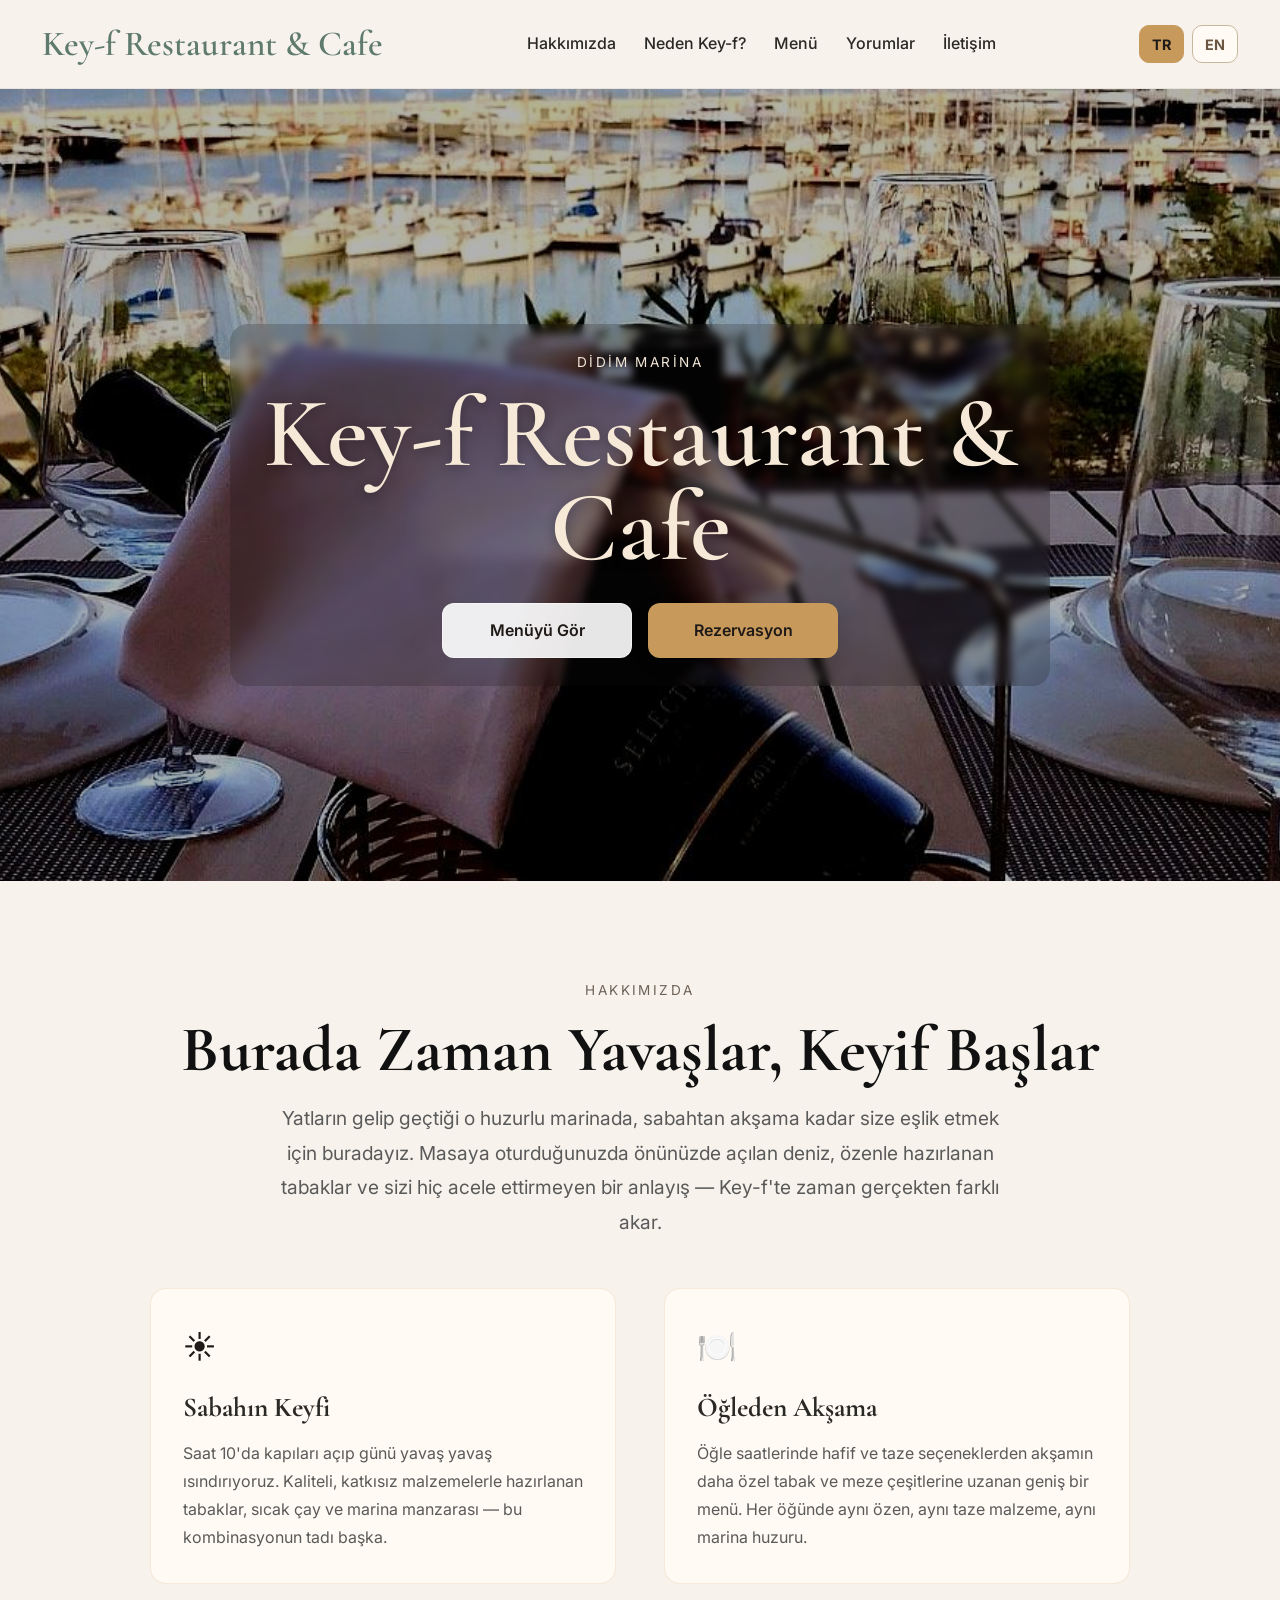
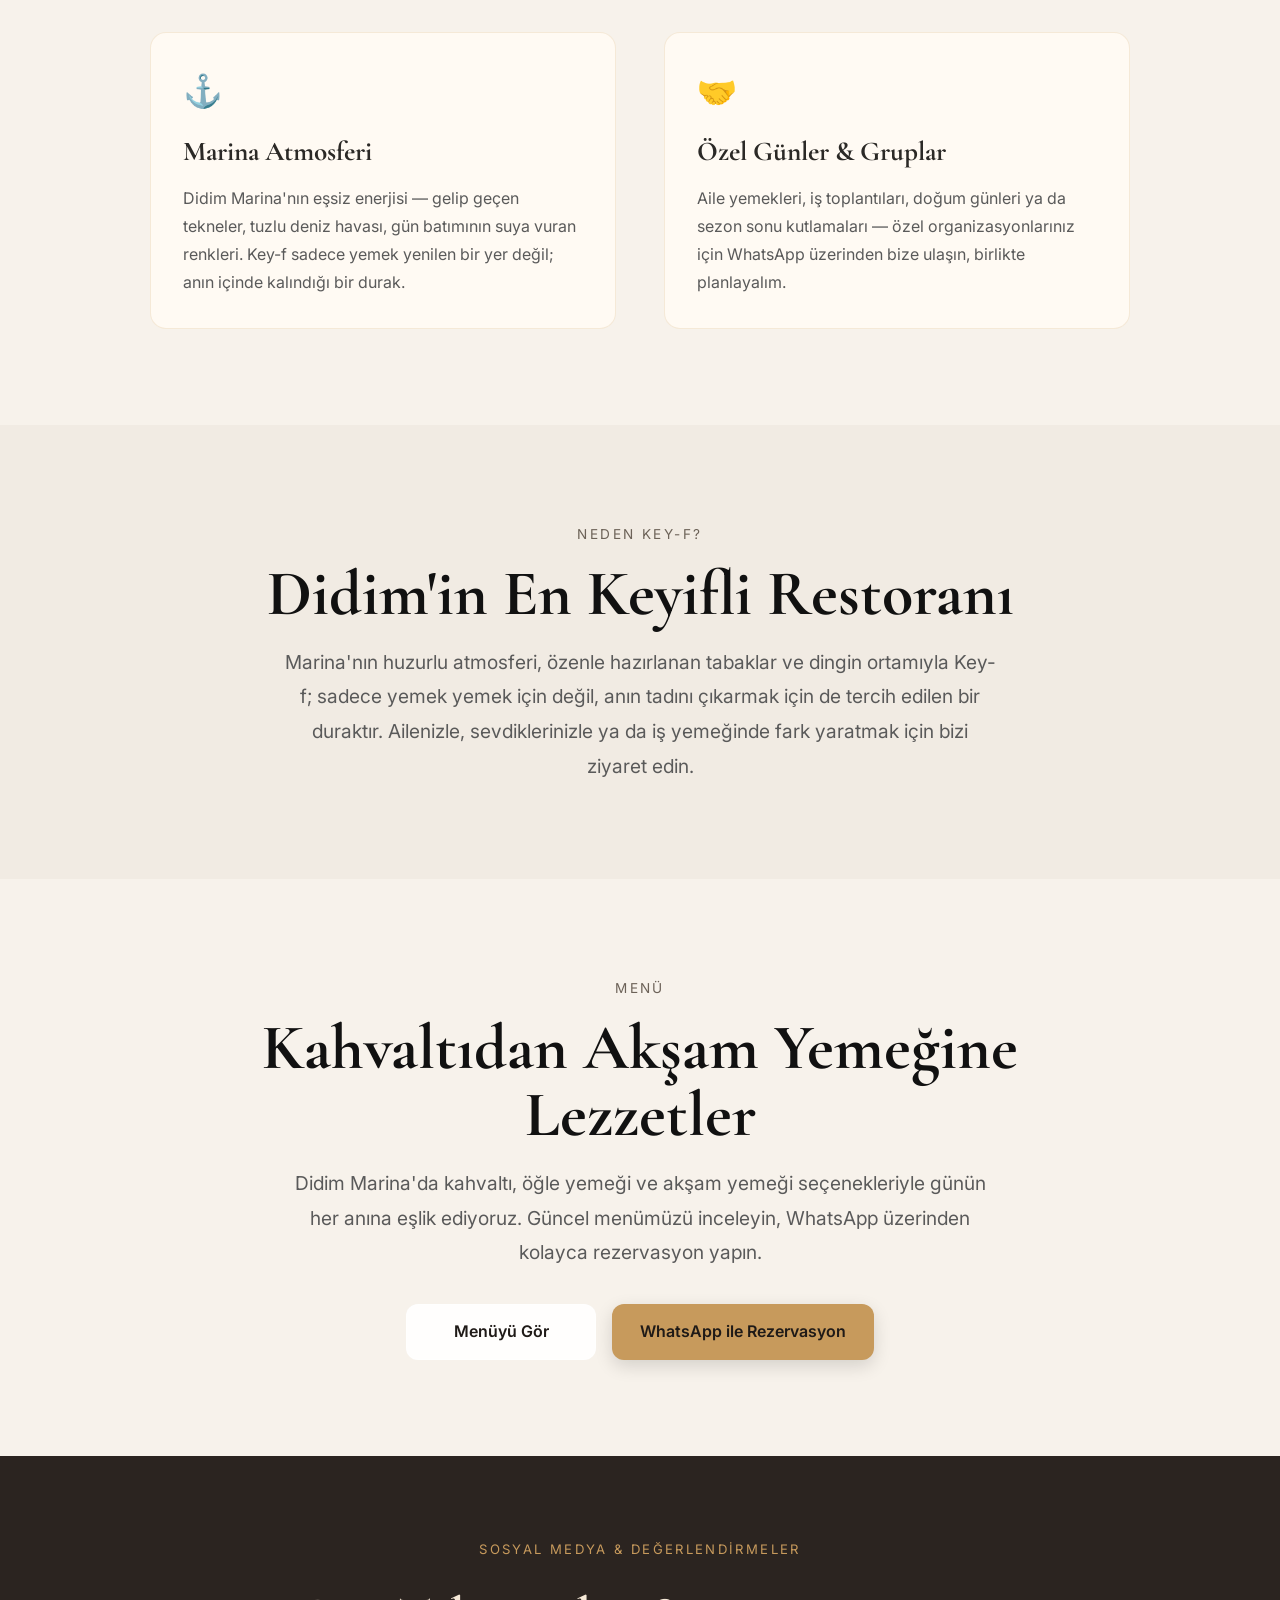
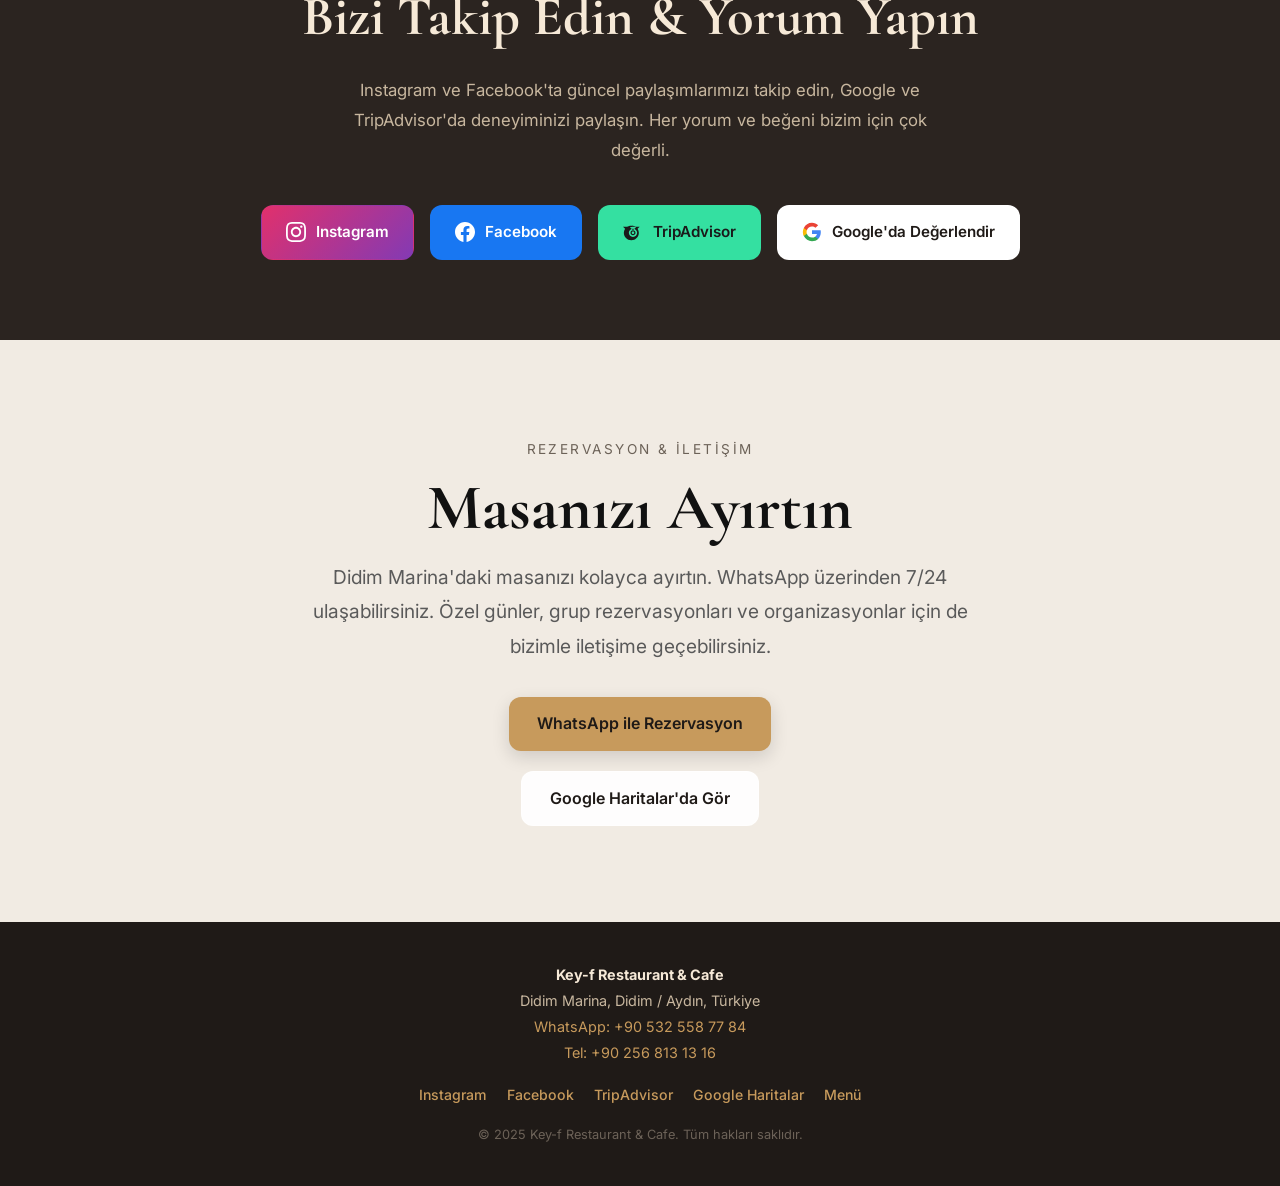
<file: index.html>
<!DOCTYPE html>
<html lang="tr">
<head>
  <!-- Google Tag Manager -->
<script>(function(w,d,s,l,i){w[l]=w[l]||[];w[l].push({'gtm.start':
new Date().getTime(),event:'gtm.js'});var f=d.getElementsByTagName(s)[0],
j=d.createElement(s),dl=l!='dataLayer'?'&l='+l:'';j.async=true;j.src=
'https://www.googletagmanager.com/gtm.js?id='+i+dl;f.parentNode.insertBefore(j,f);
})(window,document,'script','dataLayer','GTM-WKTH2J86');</script>
<!-- End Google Tag Manager -->
  <!-- Google tag (gtag.js) -->
<script async src="https://www.googletagmanager.com/gtag/js?id=AW-18130734094"></script>
<script>
  window.dataLayer = window.dataLayer || [];
  function gtag(){dataLayer.push(arguments);}
  gtag('js', new Date());

  gtag('config', 'AW-18130734094');
</script>
  
  <meta charset="UTF-8" />
  <meta name="viewport" content="width=device-width, initial-scale=1.0" />

  <title>Key-f Restaurant & Cafe | Didim Marina'da Restoran ve Kahvaltı</title>

  <meta
    name="description"
    content="Didim Marina'nın kıyısında, deniz manzaralı Key-f Restaurant & Cafe. Kahvaltıdan akşam yemeğine özel lezzetler, marina atmosferi ve huzurlu ortam. Rezervasyon için WhatsApp'tan ulaşın."
  />
  <meta name="keywords" content="Didim restoran, Didim Marina restoran, Didim cafe, marina restoran, Didim kahvaltı, Key-f restaurant, Didim yemek, Didim rezervasyon" />

  <link rel="canonical" href="https://keyfrestaurant.com/" />
  <link rel="alternate" hreflang="tr" href="https://keyfrestaurant.com/" />
  <link rel="alternate" hreflang="en" href="https://keyfrestaurant.com/en.html" />
  <link rel="alternate" hreflang="x-default" href="https://keyfrestaurant.com/" />

  <meta property="og:type" content="restaurant" />
  <meta property="og:title" content="Key-f Restaurant & Cafe | Didim Marina" />
  <meta property="og:description" content="Didim Marina'da deniz manzaralı restoran. Kahvaltıdan akşam yemeğine özel lezzetler ve huzurlu atmosfer." />
  <meta property="og:url" content="https://keyfrestaurant.com/" />
  <meta property="og:image" content="https://keyfrestaurant.com/hero.jpg" />
  <meta property="og:locale" content="tr_TR" />
  <meta property="og:site_name" content="Key-f Restaurant & Cafe" />

  <meta name="twitter:card" content="summary_large_image" />
  <meta name="twitter:title" content="Key-f Restaurant & Cafe | Didim Marina" />
  <meta name="twitter:description" content="Didim Marina'da deniz manzaralı restoran ve cafe. Rezervasyon için WhatsApp." />
  <meta name="twitter:image" content="https://keyfrestaurant.com/hero.jpg" />

  <script type="application/ld+json">
  {
    "@context": "https://schema.org",
    "@type": "Restaurant",
    "name": "Key-f Restaurant & Cafe",
    "description": "Didim Marina'da deniz manzaralı restoran ve cafe. Kahvaltıdan akşam yemeğine özel lezzetler.",
    "url": "https://keyfrestaurant.com",
    "image": "https://keyfrestaurant.com/hero.jpg",
    "telephone": ["+905325587784", "+902568131316"],
    "address": {
      "@type": "PostalAddress",
      "addressLocality": "Didim",
      "addressRegion": "Aydın",
      "addressCountry": "TR"
    },
    "geo": {
      "@type": "GeoCoordinates",
      "latitude": "37.3690",
      "longitude": "27.2693"
    },
    "servesCuisine": "Türk Mutfağı",
    "priceRange": "₺₺",
    "hasMap": "https://maps.google.com/?q=37.3690,27.2693",
    "menu": "https://keyfrestaurant.com/menu.html",
    "acceptsReservations": "True",
    "openingHours": "Mo-Su 10:00-00:00",
    "sameAs": [
      "https://www.instagram.com/keyfrestaurant",
      "https://www.facebook.com/keyfrestaurant/",
      "https://www.tripadvisor.com.tr/overview?locationId=4831792"
    ]
  }
  </script>

  <link rel="preconnect" href="https://fonts.googleapis.com" />
  <link rel="preconnect" href="https://fonts.gstatic.com" crossorigin />
  <link
    href="https://fonts.googleapis.com/css2?family=Cormorant+Garamond:wght@500;600;700&family=Inter:wght@400;500;600;700&display=swap"
    rel="stylesheet"
  />
  <style>
    * { box-sizing: border-box; margin: 0; padding: 0; }
    html { scroll-behavior: smooth; }
    body { font-family: "Inter", sans-serif; color: #1f1a17; background: #f7f2eb; line-height: 1.6; }
    a { text-decoration: none; }

    .site-header {
      position: sticky; top: 0; z-index: 1000;
      background: rgba(247, 242, 235, 0.96);
      backdrop-filter: blur(10px);
      border-bottom: 1px solid rgba(0,0,0,0.06);
    }
    .header-inner {
      max-width: 1240px; margin: 0 auto; padding: 16px 22px;
      display: flex; align-items: center; justify-content: space-between; gap: 20px;
    }
    .logo { font-family: "Cormorant Garamond", serif; font-size: 2.2rem; font-weight: 600; color: #5f7b6e; white-space: nowrap; }
    .main-nav { display: flex; align-items: center; gap: 28px; flex-wrap: wrap; justify-content: center; }
    .main-nav a { color: #2b2926; font-size: 1rem; font-weight: 500; transition: color 0.25s ease; }
    .main-nav a:hover { color: #b98949; }
    .lang-switch { display: flex; align-items: center; gap: 8px; flex-shrink: 0; }
    .lang-btn {
      display: inline-flex; align-items: center; justify-content: center;
      min-width: 44px; height: 38px; padding: 0 12px; border-radius: 10px;
      border: 1px solid #c8b79f; background: #fffaf3; color: #6a5641;
      font-size: 0.9rem; font-weight: 700; transition: all 0.25s ease;
    }
    .lang-btn:hover { border-color: #b98949; color: #b98949; }
    .lang-btn.active { background: #c79a5c; border-color: #c79a5c; color: #1f1a17; }

    .hero {
      position: relative; min-height: 88vh;
      display: flex; align-items: center; justify-content: center;
      text-align: center; padding: 120px 20px 80px;
      background: linear-gradient(rgba(0,0,0,0.30), rgba(0,0,0,0.30)), url("hero.jpg") center center / cover no-repeat;
      overflow: hidden;
    }
    .hero-content {
      max-width: 820px; padding: 28px 32px;
      background: rgba(20,18,16,0.20); backdrop-filter: blur(4px); border-radius: 18px;
    }
    .hero-subtitle { margin-bottom: 12px; font-size: 0.85rem; letter-spacing: 0.18em; text-transform: uppercase; color: #f2e7d8; }
    .hero h1 {
      font-family: "Cormorant Garamond", serif; font-size: clamp(3.4rem, 8vw, 6.2rem);
      line-height: 0.95; font-weight: 600; color: #f6e9d7; margin-bottom: 28px;
      text-shadow: 0 2px 12px rgba(0,0,0,0.30);
    }
    .hero-buttons, .menu-buttons { display: flex; justify-content: center; gap: 16px; flex-wrap: wrap; }

    .btn {
      display: inline-flex; align-items: center; justify-content: center;
      min-width: 190px; padding: 14px 28px; border-radius: 12px;
      font-size: 1rem; font-weight: 600; transition: all 0.25s ease;
    }
    .btn-primary { background: #c79a5c; color: #1f1a17; box-shadow: 0 6px 18px rgba(0,0,0,0.14); }
    .btn-primary:hover { background: #b98949; transform: translateY(-1px); }
    .btn-secondary { background: rgba(255,255,255,0.90); color: #1f1a17; border: 1px solid rgba(255,255,255,0.45); }
    .btn-secondary:hover { background: #ffffff; transform: translateY(-1px); }

    .content-section { padding: 96px 20px; }
    .section-light { background: #f7f2eb; }
    .section-soft { background: #f1ebe3; }
    .section-container { max-width: 980px; margin: 0 auto; text-align: center; }
    .section-eyebrow { display: inline-block; margin-bottom: 14px; font-size: 0.85rem; letter-spacing: 0.18em; color: #6c6258; }
    .content-section h2 {
      font-family: "Cormorant Garamond", serif; font-size: clamp(2.6rem, 5vw, 4.2rem);
      line-height: 1.05; margin-bottom: 18px; color: #111;
    }
    .content-section p { max-width: 720px; margin: 0 auto; font-size: 1.2rem; line-height: 1.8; color: #5a5a5a; }
    .menu-buttons { margin-top: 34px; }

    .about-grid {
      display: grid; grid-template-columns: 1fr 1fr; gap: 48px;
      text-align: left; margin-top: 48px; align-items: start;
    }
    .about-card {
      background: #fffaf3; border-radius: 16px;
      padding: 32px; border: 1px solid rgba(199, 154, 92, 0.18);
    }
    .about-card-icon { font-size: 2rem; margin-bottom: 14px; }
    .about-card h3 { font-family: "Cormorant Garamond", serif; font-size: 1.7rem; color: #2b2926; margin-bottom: 10px; }
    .about-card p { font-size: 1rem; color: #5a5a5a; line-height: 1.75; margin: 0; }

    .social-section { padding: 80px 20px; background: #2b2420; }
    .social-container { max-width: 860px; margin: 0 auto; text-align: center; }
    .social-eyebrow { display: inline-block; margin-bottom: 14px; font-size: 0.82rem; letter-spacing: 0.18em; color: #c79a5c; }
    .social-section h2 { font-family: "Cormorant Garamond", serif; font-size: clamp(2.2rem, 5vw, 3.4rem); color: #f6e9d7; margin-bottom: 14px; }
    .social-section p { color: #c8b79f; font-size: 1.05rem; line-height: 1.8; max-width: 580px; margin: 0 auto 40px; }
    .social-links { display: flex; justify-content: center; gap: 16px; flex-wrap: wrap; }
    .social-btn {
      display: inline-flex; align-items: center; gap: 10px;
      padding: 14px 24px; border-radius: 12px; font-size: 0.95rem; font-weight: 600;
      transition: all 0.25s ease; border: 1px solid transparent;
    }
    .social-btn svg { width: 20px; height: 20px; flex-shrink: 0; }
    .social-btn-instagram { background: linear-gradient(135deg, #e1306c, #833ab4); color: #fff; }
    .social-btn-instagram:hover { opacity: 0.88; transform: translateY(-2px); }
    .social-btn-facebook { background: #1877f2; color: #fff; }
    .social-btn-facebook:hover { background: #1565d8; transform: translateY(-2px); }
    .social-btn-tripadvisor { background: #34e0a1; color: #1a1a1a; }
    .social-btn-tripadvisor:hover { background: #28c98f; transform: translateY(-2px); }
    .social-btn-google { background: #fff; color: #1f1a17; border-color: rgba(255,255,255,0.3); }
    .social-btn-google:hover { background: #f1f1f1; transform: translateY(-2px); }

    footer { background: #1f1a17; color: #c8b79f; text-align: center; padding: 40px 20px; font-size: 0.9rem; line-height: 1.8; }
    .footer-social { display: flex; justify-content: center; gap: 20px; margin: 16px 0; flex-wrap: wrap; }
    .footer-social a { color: #c79a5c; font-size: 0.88rem; font-weight: 500; transition: color 0.2s; }
    .footer-social a:hover { color: #f6e9d7; }

    @media (max-width: 1024px) {
      .header-inner { flex-wrap: wrap; justify-content: center; }
      .main-nav { order: 3; width: 100%; gap: 18px; }
      .lang-switch { order: 2; }
      .logo { text-align: center; }
      .hero { min-height: 82vh; padding-top: 110px; }
      .hero-content { max-width: 92%; padding: 22px 20px; }
      .content-section p { font-size: 1.08rem; }
      .about-grid { grid-template-columns: 1fr; gap: 24px; }
    }
    @media (max-width: 768px) {
      .header-inner { padding: 16px; }
      .logo { font-size: 1.9rem; }
      .main-nav { gap: 14px; }
      .main-nav a { font-size: 0.95rem; }
      .lang-btn { min-width: 42px; height: 36px; font-size: 0.85rem; }
      .hero h1 { font-size: clamp(2.8rem, 11vw, 4.4rem); }
      .hero-subtitle { font-size: 0.78rem; }
      .btn { width: 100%; max-width: 320px; }
      .hero-buttons, .menu-buttons { flex-direction: column; align-items: center; }
      .content-section { padding: 78px 18px; }
      .content-section p { font-size: 1rem; line-height: 1.75; }
      .social-links { flex-direction: column; align-items: center; }
      .social-btn { width: 100%; max-width: 300px; justify-content: center; }
    }
    @media (max-width: 480px) {
      .logo { font-size: 1.6rem; }
      .content-section h2 { font-size: 2.4rem; }
      .hero-content { border-radius: 14px; }
    }
  </style>
</head>
<body>
  <!-- Google Tag Manager (noscript) -->
<noscript><iframe src="https://www.googletagmanager.com/ns.html?id=GTM-WKTH2J86"
height="0" width="0" style="display:none;visibility:hidden"></iframe></noscript>
<!-- End Google Tag Manager (noscript) -->
  
  <header class="site-header">
    <div class="header-inner">
      <a href="/" class="logo">Key-f Restaurant &amp; Cafe</a>
      <nav class="main-nav" aria-label="Ana menü">
        <a href="#about">Hakkımızda</a>
        <a href="#why">Neden Key-f?</a>
        <a href="menu.html">Menü</a>
        <a href="#social">Yorumlar</a>
        <a href="#contact">İletişim</a>
      </nav>
      <div class="lang-switch">
        <a href="/" class="lang-btn active" aria-label="Türkçe">TR</a>
        <a href="en.html" class="lang-btn" aria-label="English">EN</a>
      </div>
    </div>
  </header>

  <main>
    <section class="hero" id="top" aria-label="Ana sayfa görseli">
      <div class="hero-content">
        <p class="hero-subtitle">Didim Marina</p>
        <h1>Key-f Restaurant &amp; Cafe</h1>
        <div class="hero-buttons">
          <a href="menu.html" class="btn btn-secondary">Menüyü Gör</a>
          <a href="https://wa.me/905325587784" target="_blank" rel="noopener" class="btn btn-primary">Rezervasyon</a>
        </div>
      </div>
    </section>

    <section id="about" class="content-section section-light">
      <div class="section-container">
        <span class="section-eyebrow">HAKKIMIZDA</span>
        <h2>Burada Zaman Yavaşlar, Keyif Başlar</h2>
        <p>
          Yatların gelip geçtiği o huzurlu marinada, sabahtan akşama kadar size eşlik etmek için buradayız.
          Masaya oturduğunuzda önünüzde açılan deniz, özenle hazırlanan tabaklar
          ve sizi hiç acele ettirmeyen bir anlayış — Key-f'te zaman gerçekten farklı akar.
        </p>
        <div class="about-grid">
          <div class="about-card">
            <div class="about-card-icon">☀️</div>
            <h3>Sabahın Keyfi</h3>
            <p>Saat 10'da kapıları açıp günü yavaş yavaş ısındırıyoruz. Kaliteli, katkısız malzemelerle hazırlanan tabaklar, sıcak çay ve marina manzarası — bu kombinasyonun tadı başka.</p>
          </div>
          <div class="about-card">
            <div class="about-card-icon">🍽️</div>
            <h3>Öğleden Akşama</h3>
            <p>Öğle saatlerinde hafif ve taze seçeneklerden akşamın daha özel tabak ve meze çeşitlerine uzanan geniş bir menü. Her öğünde aynı özen, aynı taze malzeme, aynı marina huzuru.</p>
          </div>
          <div class="about-card">
            <div class="about-card-icon">⚓</div>
            <h3>Marina Atmosferi</h3>
            <p>Didim Marina'nın eşsiz enerjisi — gelip geçen tekneler, tuzlu deniz havası, gün batımının suya vuran renkleri. Key-f sadece yemek yenilen bir yer değil; anın içinde kalındığı bir durak.</p>
          </div>
          <div class="about-card">
            <div class="about-card-icon">🤝</div>
            <h3>Özel Günler &amp; Gruplar</h3>
            <p>Aile yemekleri, iş toplantıları, doğum günleri ya da sezon sonu kutlamaları — özel organizasyonlarınız için WhatsApp üzerinden bize ulaşın, birlikte planlayalım.</p>
          </div>
        </div>
      </div>
    </section>

    <section id="why" class="content-section section-soft">
      <div class="section-container">
        <span class="section-eyebrow">NEDEN KEY-F?</span>
        <h2>Didim'in En Keyifli Restoranı</h2>
        <p>Marina'nın huzurlu atmosferi, özenle hazırlanan tabaklar ve dingin ortamıyla Key-f; sadece yemek yemek için değil, anın tadını çıkarmak için de tercih edilen bir duraktır. Ailenizle, sevdiklerinizle ya da iş yemeğinde fark yaratmak için bizi ziyaret edin.</p>
      </div>
    </section>

    <section id="menu" class="content-section section-light">
      <div class="section-container">
        <span class="section-eyebrow">MENÜ</span>
        <h2>Kahvaltıdan Akşam Yemeğine Lezzetler</h2>
        <p>Didim Marina'da kahvaltı, öğle yemeği ve akşam yemeği seçenekleriyle günün her anına eşlik ediyoruz. Güncel menümüzü inceleyin, WhatsApp üzerinden kolayca rezervasyon yapın.</p>
        <div class="menu-buttons">
          <a href="menu.html" class="btn btn-secondary">Menüyü Gör</a>
          <a href="https://wa.me/905325587784" target="_blank" rel="noopener" class="btn btn-primary">WhatsApp ile Rezervasyon</a>
        </div>
      </div>
    </section>

    <section id="social" class="social-section">
      <div class="social-container">
        <span class="social-eyebrow">SOSYAL MEDYA &amp; DEĞERLENDİRMELER</span>
        <h2>Bizi Takip Edin &amp; Yorum Yapın</h2>
        <p>Instagram ve Facebook'ta güncel paylaşımlarımızı takip edin, Google ve TripAdvisor'da deneyiminizi paylaşın. Her yorum ve beğeni bizim için çok değerli.</p>
        <div class="social-links">

          <a href="https://www.instagram.com/keyfrestaurant" target="_blank" rel="noopener" class="social-btn social-btn-instagram">
            <svg viewBox="0 0 24 24" fill="currentColor" aria-hidden="true">
              <path d="M12 2.163c3.204 0 3.584.012 4.85.07 3.252.148 4.771 1.691 4.919 4.919.058 1.265.069 1.645.069 4.849 0 3.205-.012 3.584-.069 4.849-.149 3.225-1.664 4.771-4.919 4.919-1.266.058-1.644.07-4.85.07-3.204 0-3.584-.012-4.849-.07-3.26-.149-4.771-1.699-4.919-4.92-.058-1.265-.07-1.644-.07-4.849 0-3.204.013-3.583.07-4.849.149-3.227 1.664-4.771 4.919-4.919 1.266-.057 1.645-.069 4.849-.069zm0-2.163c-3.259 0-3.667.014-4.947.072-4.358.2-6.78 2.618-6.98 6.98-.059 1.281-.073 1.689-.073 4.948 0 3.259.014 3.668.072 4.948.2 4.358 2.618 6.78 6.98 6.98 1.281.058 1.689.072 4.948.072 3.259 0 3.668-.014 4.948-.072 4.354-.2 6.782-2.618 6.979-6.98.059-1.28.073-1.689.073-4.948 0-3.259-.014-3.667-.072-4.947-.196-4.354-2.617-6.78-6.979-6.98-1.281-.059-1.69-.073-4.949-.073zm0 5.838c-3.403 0-6.162 2.759-6.162 6.162s2.759 6.163 6.162 6.163 6.162-2.759 6.162-6.163c0-3.403-2.759-6.162-6.162-6.162zm0 10.162c-2.209 0-4-1.79-4-4 0-2.209 1.791-4 4-4s4 1.791 4 4c0 2.21-1.791 4-4 4zm6.406-11.845c-.796 0-1.441.645-1.441 1.44s.645 1.44 1.441 1.44c.795 0 1.439-.645 1.439-1.44s-.644-1.44-1.439-1.44z"/>
            </svg>
            Instagram
          </a>

          <a href="https://www.facebook.com/keyfrestaurant/" target="_blank" rel="noopener" class="social-btn social-btn-facebook">
            <svg viewBox="0 0 24 24" fill="currentColor" aria-hidden="true">
              <path d="M24 12.073c0-6.627-5.373-12-12-12s-12 5.373-12 12c0 5.99 4.388 10.954 10.125 11.854v-8.385H7.078v-3.47h3.047V9.43c0-3.007 1.792-4.669 4.533-4.669 1.312 0 2.686.235 2.686.235v2.953H15.83c-1.491 0-1.956.925-1.956 1.874v2.25h3.328l-.532 3.47h-2.796v8.385C19.612 23.027 24 18.062 24 12.073z"/>
            </svg>
            Facebook
          </a>

          <a href="https://www.tripadvisor.com.tr/overview?locationId=4831792" target="_blank" rel="noopener" class="social-btn social-btn-tripadvisor">
            <svg viewBox="0 0 24 24" fill="currentColor" aria-hidden="true">
              <path d="M12.006 4.295c-2.517 0-4.909.494-7.097 1.385L0 5.68l2.503 2.503C1.57 9.625 1 11.246 1 13c0 4.971 4.029 9 9 9h.006c4.971 0 9-4.029 9-9 0-1.754-.57-3.375-1.503-4.817L20 5.68l-4.909-.007C12.902 4.789 10.523 4.295 12.006 4.295zm-.006 1.5c1.333 0 2.614.205 3.819.583L12.006 9.5 8.187 6.378A11.44 11.44 0 0 1 12 5.795zM7 13c0-2.761 2.239-5 5-5s5 2.239 5 5-2.239 5-5 5-5-2.239-5-5zm5-3c-1.657 0-3 1.343-3 3s1.343 3 3 3 3-1.343 3-3-1.343-3-3-3zm0 1.5c.828 0 1.5.672 1.5 1.5S12.828 14.5 12 14.5 10.5 13.828 10.5 13s.672-1.5 1.5-1.5z"/>
            </svg>
            TripAdvisor
          </a>

          <a href="https://www.google.com/maps/search/Key-f+Restaurant+%26+Cafe+Didim" target="_blank" rel="noopener" class="social-btn social-btn-google">
            <svg viewBox="0 0 24 24" aria-hidden="true">
              <path fill="#4285F4" d="M22.56 12.25c0-.78-.07-1.53-.2-2.25H12v4.26h5.92c-.26 1.37-1.04 2.53-2.21 3.31v2.77h3.57c2.08-1.92 3.28-4.74 3.28-8.09z"/>
              <path fill="#34A853" d="M12 23c2.97 0 5.46-.98 7.28-2.66l-3.57-2.77c-.98.66-2.23 1.06-3.71 1.06-2.86 0-5.29-1.93-6.16-4.53H2.18v2.84C3.99 20.53 7.7 23 12 23z"/>
              <path fill="#FBBC05" d="M5.84 14.09c-.22-.66-.35-1.36-.35-2.09s.13-1.43.35-2.09V7.07H2.18C1.43 8.55 1 10.22 1 12s.43 3.45 1.18 4.93l2.85-2.22.81-.62z"/>
              <path fill="#EA4335" d="M12 5.38c1.62 0 3.06.56 4.21 1.64l3.15-3.15C17.45 2.09 14.97 1 12 1 7.7 1 3.99 3.47 2.18 7.07l3.66 2.84c.87-2.6 3.3-4.53 6.16-4.53z"/>
            </svg>
            Google'da Değerlendir
          </a>

        </div>
      </div>
    </section>

    <section id="contact" class="content-section section-soft">
      <div class="section-container">
        <span class="section-eyebrow">REZERVASYON &amp; İLETİŞİM</span>
        <h2>Masanızı Ayırtın</h2>
        <p>Didim Marina'daki masanızı kolayca ayırtın. WhatsApp üzerinden 7/24 ulaşabilirsiniz. Özel günler, grup rezervasyonları ve organizasyonlar için de bizimle iletişime geçebilirsiniz.</p>
        <div style="margin-top: 34px;">
          <a href="https://wa.me/905325587784" target="_blank" rel="noopener" class="btn btn-primary">WhatsApp ile Rezervasyon</a>
        </div>
        <div style="margin-top: 20px;">
          <a href="https://www.google.com/maps/search/Key-f+Restaurant+%26+Cafe+Didim" target="_blank" rel="noopener" class="btn btn-secondary">Google Haritalar'da Gör</a>
        </div>
      </div>
    </section>
  </main>

  <footer>
    <p><strong style="color:#f6e9d7;">Key-f Restaurant &amp; Cafe</strong></p>
    <p>Didim Marina, Didim / Aydın, Türkiye</p>
    <p><a href="https://wa.me/905325587784" style="color:#c79a5c;">WhatsApp: +90 532 558 77 84</a></p>
    <p><a href="tel:+902568131316" style="color:#c79a5c;">Tel: +90 256 813 13 16</a></p>
    <div class="footer-social">
      <a href="https://www.instagram.com/keyfrestaurant" target="_blank" rel="noopener">Instagram</a>
      <a href="https://www.facebook.com/keyfrestaurant/" target="_blank" rel="noopener">Facebook</a>
      <a href="https://www.tripadvisor.com.tr/overview?locationId=4831792" target="_blank" rel="noopener">TripAdvisor</a>
      <a href="https://www.google.com/maps/search/Key-f+Restaurant+%26+Cafe+Didim" target="_blank" rel="noopener">Google Haritalar</a>
      <a href="menu.html">Menü</a>
    </div>
    <p style="margin-top:12px; font-size:0.8rem; color:#6c6258;">© 2025 Key-f Restaurant &amp; Cafe. Tüm hakları saklıdır.</p>
  </footer>

</body>
</html>
</file>
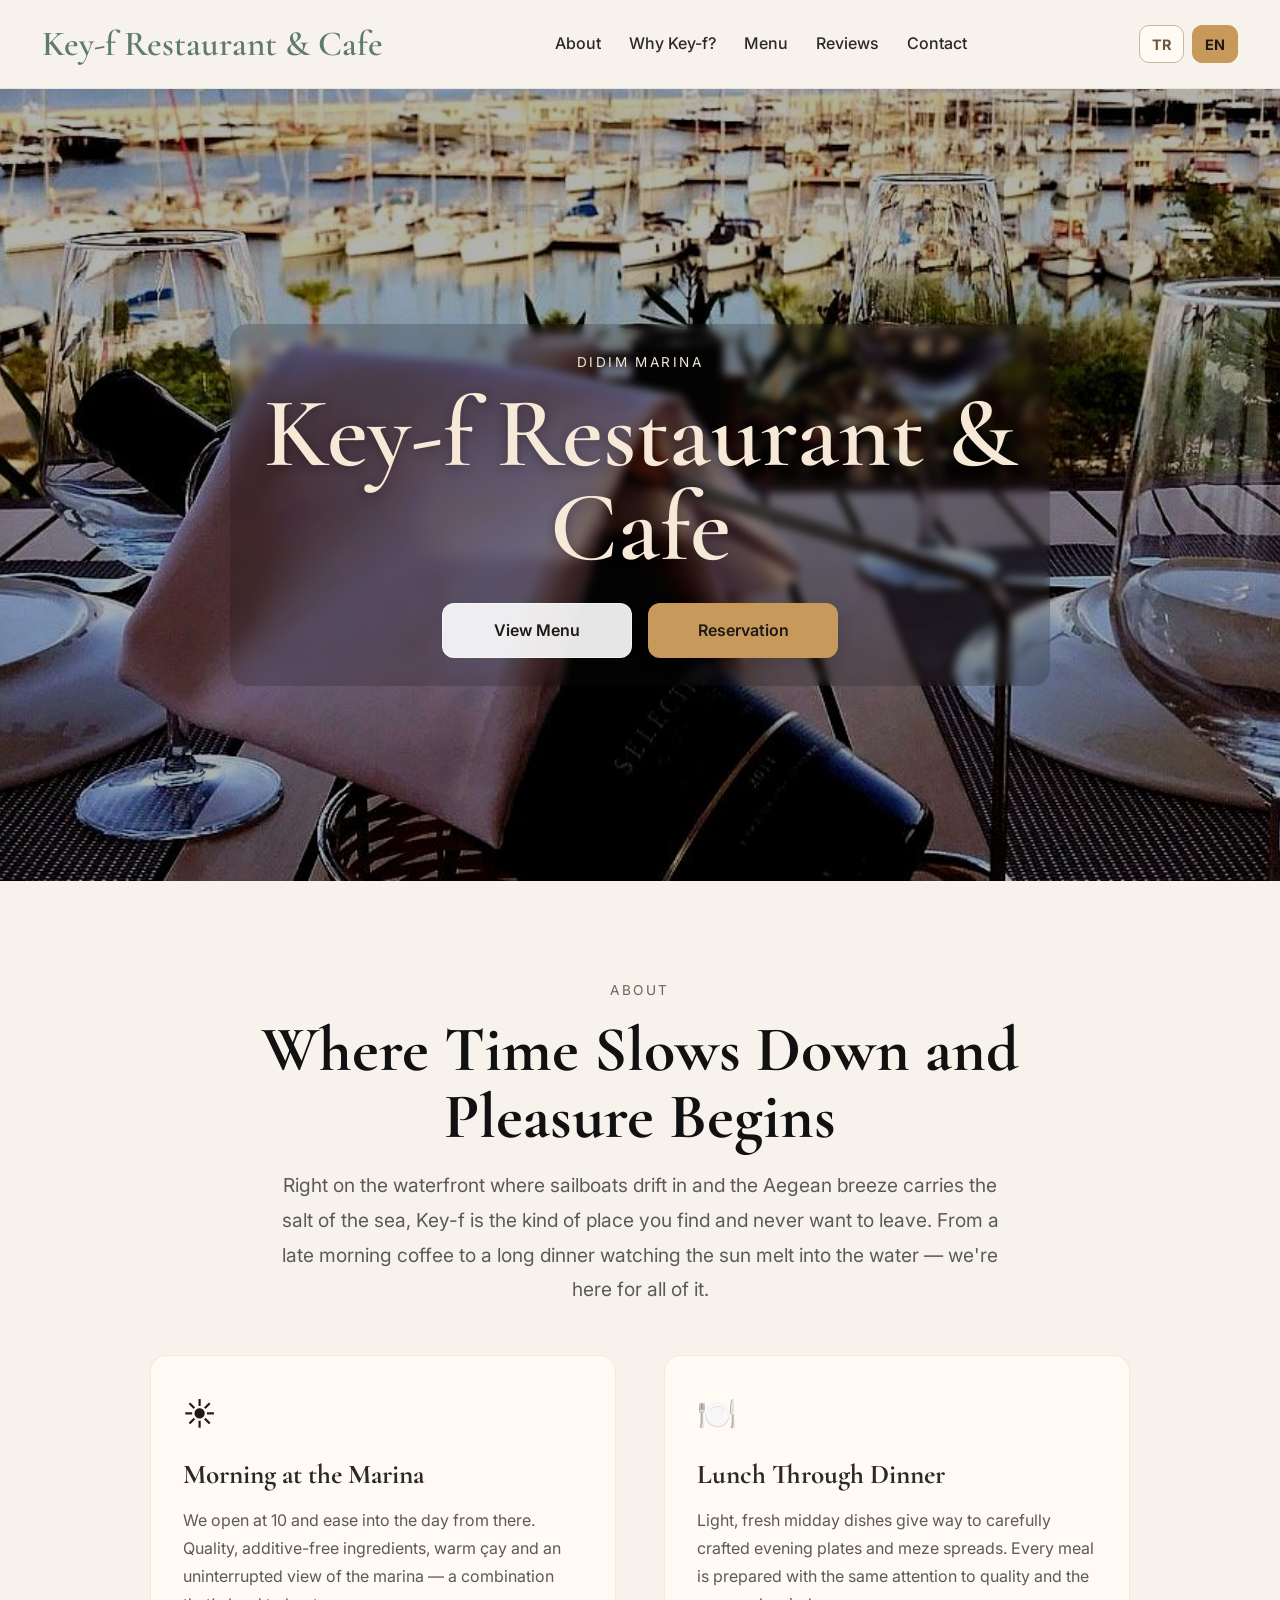
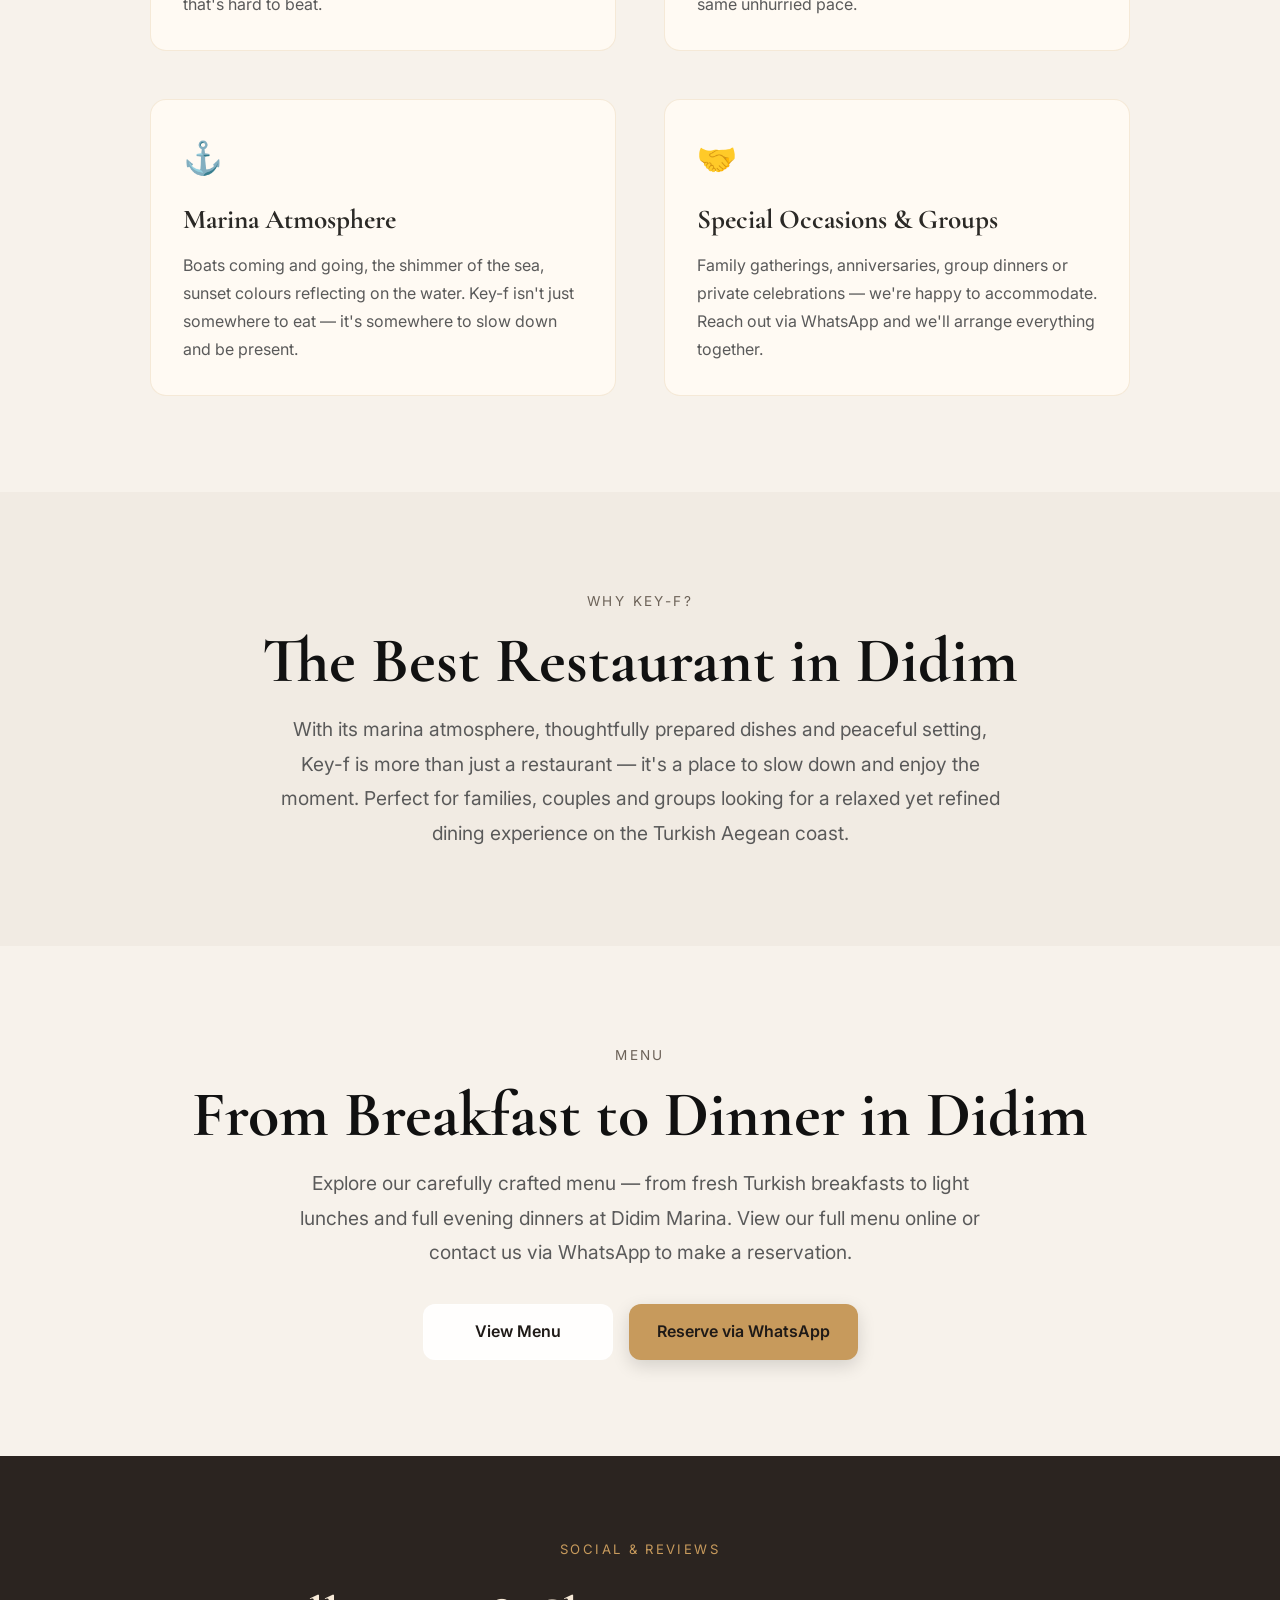
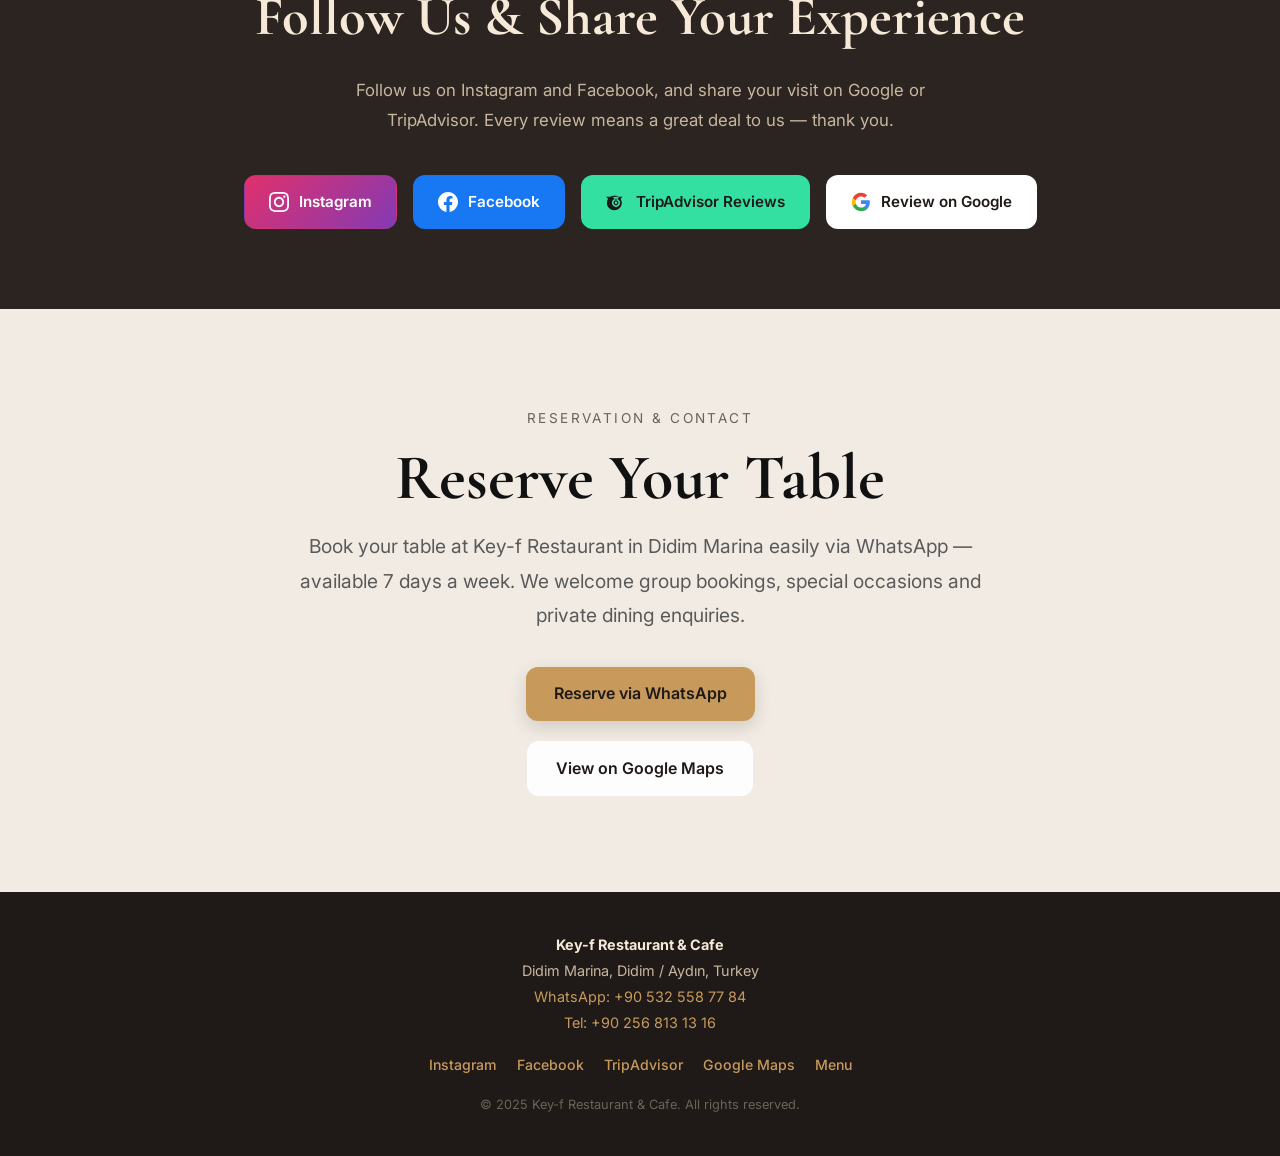
<file: en.html>
<!DOCTYPE html>
<html lang="en">
<head>
  <!-- Google Tag Manager -->
<script>(function(w,d,s,l,i){w[l]=w[l]||[];w[l].push({'gtm.start':
new Date().getTime(),event:'gtm.js'});var f=d.getElementsByTagName(s)[0],
j=d.createElement(s),dl=l!='dataLayer'?'&l='+l:'';j.async=true;j.src=
'https://www.googletagmanager.com/gtm.js?id='+i+dl;f.parentNode.insertBefore(j,f);
})(window,document,'script','dataLayer','GTM-WKTH2J86');</script>
<!-- End Google Tag Manager -->
  <!-- Google tag (gtag.js) -->
<script async src="https://www.googletagmanager.com/gtag/js?id=AW-18130734094"></script>
<script>
  window.dataLayer = window.dataLayer || [];
  function gtag(){dataLayer.push(arguments);}
  gtag('js', new Date());

  gtag('config', 'AW-18130734094');
</script>

  <meta charset="UTF-8" />
  <meta name="viewport" content="width=device-width, initial-scale=1.0" />

  <title>Key-f Restaurant & Cafe | Seafront Dining at Didim Marina, Turkey</title>

  <meta
    name="description"
    content="Key-f Restaurant & Cafe sits right on Didim Marina with stunning sea views. Enjoy breakfast, lunch and dinner with carefully prepared dishes. Book your table via WhatsApp."
  />
  <meta name="keywords" content="Didim restaurant, Didim Marina restaurant, restaurant in Didim, Didim cafe, seafront restaurant Turkey, Didim dining, Key-f restaurant, Didim breakfast, Didim reservation" />

  <link rel="canonical" href="https://keyfrestaurant.com/en.html" />
  <link rel="alternate" hreflang="tr" href="https://keyfrestaurant.com/" />
  <link rel="alternate" hreflang="en" href="https://keyfrestaurant.com/en.html" />
  <link rel="alternate" hreflang="x-default" href="https://keyfrestaurant.com/" />

  <meta property="og:type" content="restaurant" />
  <meta property="og:title" content="Key-f Restaurant & Cafe | Didim Marina, Turkey" />
  <meta property="og:description" content="Seafront restaurant at Didim Marina. From breakfast to dinner with stunning sea views and a relaxed marina atmosphere." />
  <meta property="og:url" content="https://keyfrestaurant.com/en.html" />
  <meta property="og:image" content="https://keyfrestaurant.com/hero.jpg" />
  <meta property="og:locale" content="en_GB" />
  <meta property="og:locale:alternate" content="tr_TR" />
  <meta property="og:site_name" content="Key-f Restaurant & Cafe" />

  <meta name="twitter:card" content="summary_large_image" />
  <meta name="twitter:title" content="Key-f Restaurant & Cafe | Didim Marina" />
  <meta name="twitter:description" content="Seafront dining at Didim Marina, Turkey. Breakfast to dinner. Book via WhatsApp." />
  <meta name="twitter:image" content="https://keyfrestaurant.com/hero.jpg" />

  <script type="application/ld+json">
  {
    "@context": "https://schema.org",
    "@type": "Restaurant",
    "name": "Key-f Restaurant & Cafe",
    "description": "Seafront restaurant and cafe at Didim Marina. From breakfast to dinner with stunning sea views and a relaxed atmosphere.",
    "url": "https://keyfrestaurant.com/en.html",
    "image": "https://keyfrestaurant.com/hero.jpg",
    "telephone": ["+905325587784", "+902568131316"],
    "address": {
      "@type": "PostalAddress",
      "addressLocality": "Didim",
      "addressRegion": "Aydın",
      "addressCountry": "TR"
    },
    "geo": {
      "@type": "GeoCoordinates",
      "latitude": "37.3690",
      "longitude": "27.2693"
    },
    "servesCuisine": "Turkish Cuisine",
    "priceRange": "₺₺",
    "hasMap": "https://maps.google.com/?q=37.3690,27.2693",
    "menu": "https://keyfrestaurant.com/menu.html?lang=en",
    "acceptsReservations": "True",
    "openingHours": "Mo-Su 10:00-00:00",
    "sameAs": [
      "https://www.instagram.com/keyfrestaurant",
      "https://www.facebook.com/keyfrestaurant/",
      "https://www.tripadvisor.com.tr/overview?locationId=4831792"
    ]
  }
  </script>

  <link rel="preconnect" href="https://fonts.googleapis.com" />
  <link rel="preconnect" href="https://fonts.gstatic.com" crossorigin />
  <link
    href="https://fonts.googleapis.com/css2?family=Cormorant+Garamond:wght@500;600;700&family=Inter:wght@400;500;600;700&display=swap"
    rel="stylesheet"
  />
  <style>
    * { box-sizing: border-box; margin: 0; padding: 0; }
    html { scroll-behavior: smooth; }
    body { font-family: "Inter", sans-serif; color: #1f1a17; background: #f7f2eb; line-height: 1.6; }
    a { text-decoration: none; }

    .site-header {
      position: sticky; top: 0; z-index: 1000;
      background: rgba(247, 242, 235, 0.96);
      backdrop-filter: blur(10px);
      border-bottom: 1px solid rgba(0,0,0,0.06);
    }
    .header-inner {
      max-width: 1240px; margin: 0 auto; padding: 16px 22px;
      display: flex; align-items: center; justify-content: space-between; gap: 20px;
    }
    .logo { font-family: "Cormorant Garamond", serif; font-size: 2.2rem; font-weight: 600; color: #5f7b6e; white-space: nowrap; }
    .main-nav { display: flex; align-items: center; gap: 28px; flex-wrap: wrap; justify-content: center; }
    .main-nav a { color: #2b2926; font-size: 1rem; font-weight: 500; transition: color 0.25s ease; }
    .main-nav a:hover { color: #b98949; }
    .lang-switch { display: flex; align-items: center; gap: 8px; flex-shrink: 0; }
    .lang-btn {
      display: inline-flex; align-items: center; justify-content: center;
      min-width: 44px; height: 38px; padding: 0 12px; border-radius: 10px;
      border: 1px solid #c8b79f; background: #fffaf3; color: #6a5641;
      font-size: 0.9rem; font-weight: 700; transition: all 0.25s ease;
    }
    .lang-btn:hover { border-color: #b98949; color: #b98949; }
    .lang-btn.active { background: #c79a5c; border-color: #c79a5c; color: #1f1a17; }

    .hero {
      position: relative; min-height: 88vh;
      display: flex; align-items: center; justify-content: center;
      text-align: center; padding: 120px 20px 80px;
      background: linear-gradient(rgba(0,0,0,0.30), rgba(0,0,0,0.30)), url("hero.jpg") center center / cover no-repeat;
      overflow: hidden;
    }
    .hero-content {
      max-width: 820px; padding: 28px 32px;
      background: rgba(20,18,16,0.20); backdrop-filter: blur(4px); border-radius: 18px;
    }
    .hero-subtitle { margin-bottom: 12px; font-size: 0.85rem; letter-spacing: 0.18em; text-transform: uppercase; color: #f2e7d8; }
    .hero h1 {
      font-family: "Cormorant Garamond", serif; font-size: clamp(3.4rem, 8vw, 6.2rem);
      line-height: 0.95; font-weight: 600; color: #f6e9d7; margin-bottom: 28px;
      text-shadow: 0 2px 12px rgba(0,0,0,0.30);
    }
    .hero-buttons, .menu-buttons { display: flex; justify-content: center; gap: 16px; flex-wrap: wrap; }

    .btn {
      display: inline-flex; align-items: center; justify-content: center;
      min-width: 190px; padding: 14px 28px; border-radius: 12px;
      font-size: 1rem; font-weight: 600; transition: all 0.25s ease;
    }
    .btn-primary { background: #c79a5c; color: #1f1a17; box-shadow: 0 6px 18px rgba(0,0,0,0.14); }
    .btn-primary:hover { background: #b98949; transform: translateY(-1px); }
    .btn-secondary { background: rgba(255,255,255,0.90); color: #1f1a17; border: 1px solid rgba(255,255,255,0.45); }
    .btn-secondary:hover { background: #ffffff; transform: translateY(-1px); }

    .content-section { padding: 96px 20px; }
    .section-light { background: #f7f2eb; }
    .section-soft { background: #f1ebe3; }
    .section-container { max-width: 980px; margin: 0 auto; text-align: center; }
    .section-eyebrow { display: inline-block; margin-bottom: 14px; font-size: 0.85rem; letter-spacing: 0.18em; color: #6c6258; }
    .content-section h2 {
      font-family: "Cormorant Garamond", serif; font-size: clamp(2.6rem, 5vw, 4.2rem);
      line-height: 1.05; margin-bottom: 18px; color: #111;
    }
    .content-section p { max-width: 720px; margin: 0 auto; font-size: 1.2rem; line-height: 1.8; color: #5a5a5a; }
    .menu-buttons { margin-top: 34px; }

    .about-grid {
      display: grid; grid-template-columns: 1fr 1fr; gap: 48px;
      text-align: left; margin-top: 48px; align-items: start;
    }
    .about-card {
      background: #fffaf3; border-radius: 16px;
      padding: 32px; border: 1px solid rgba(199, 154, 92, 0.18);
    }
    .about-card-icon { font-size: 2rem; margin-bottom: 14px; }
    .about-card h3 { font-family: "Cormorant Garamond", serif; font-size: 1.7rem; color: #2b2926; margin-bottom: 10px; }
    .about-card p { font-size: 1rem; color: #5a5a5a; line-height: 1.75; margin: 0; }

    .social-section { padding: 80px 20px; background: #2b2420; }
    .social-container { max-width: 860px; margin: 0 auto; text-align: center; }
    .social-eyebrow { display: inline-block; margin-bottom: 14px; font-size: 0.82rem; letter-spacing: 0.18em; color: #c79a5c; }
    .social-section h2 { font-family: "Cormorant Garamond", serif; font-size: clamp(2.2rem, 5vw, 3.4rem); color: #f6e9d7; margin-bottom: 14px; }
    .social-section p { color: #c8b79f; font-size: 1.05rem; line-height: 1.8; max-width: 580px; margin: 0 auto 40px; }
    .social-links { display: flex; justify-content: center; gap: 16px; flex-wrap: wrap; }
    .social-btn {
      display: inline-flex; align-items: center; gap: 10px;
      padding: 14px 24px; border-radius: 12px; font-size: 0.95rem; font-weight: 600;
      transition: all 0.25s ease; border: 1px solid transparent;
    }
    .social-btn svg { width: 20px; height: 20px; flex-shrink: 0; }
    .social-btn-instagram { background: linear-gradient(135deg, #e1306c, #833ab4); color: #fff; }
    .social-btn-instagram:hover { opacity: 0.88; transform: translateY(-2px); }
    .social-btn-facebook { background: #1877f2; color: #fff; }
    .social-btn-facebook:hover { background: #1565d8; transform: translateY(-2px); }
    .social-btn-tripadvisor { background: #34e0a1; color: #1a1a1a; }
    .social-btn-tripadvisor:hover { background: #28c98f; transform: translateY(-2px); }
    .social-btn-google { background: #fff; color: #1f1a17; border-color: rgba(255,255,255,0.3); }
    .social-btn-google:hover { background: #f1f1f1; transform: translateY(-2px); }

    footer { background: #1f1a17; color: #c8b79f; text-align: center; padding: 40px 20px; font-size: 0.9rem; line-height: 1.8; }
    .footer-social { display: flex; justify-content: center; gap: 20px; margin: 16px 0; flex-wrap: wrap; }
    .footer-social a { color: #c79a5c; font-size: 0.88rem; font-weight: 500; transition: color 0.2s; }
    .footer-social a:hover { color: #f6e9d7; }

    @media (max-width: 1024px) {
      .header-inner { flex-wrap: wrap; justify-content: center; }
      .main-nav { order: 3; width: 100%; gap: 18px; }
      .lang-switch { order: 2; }
      .logo { text-align: center; }
      .hero { min-height: 82vh; padding-top: 110px; }
      .hero-content { max-width: 92%; padding: 22px 20px; }
      .content-section p { font-size: 1.08rem; }
      .about-grid { grid-template-columns: 1fr; gap: 24px; }
    }
    @media (max-width: 768px) {
      .header-inner { padding: 16px; }
      .logo { font-size: 1.9rem; }
      .main-nav { gap: 14px; }
      .main-nav a { font-size: 0.95rem; }
      .lang-btn { min-width: 42px; height: 36px; font-size: 0.85rem; }
      .hero h1 { font-size: clamp(2.8rem, 11vw, 4.4rem); }
      .hero-subtitle { font-size: 0.78rem; }
      .btn { width: 100%; max-width: 320px; }
      .hero-buttons, .menu-buttons { flex-direction: column; align-items: center; }
      .content-section { padding: 78px 18px; }
      .content-section p { font-size: 1rem; line-height: 1.75; }
      .social-links { flex-direction: column; align-items: center; }
      .social-btn { width: 100%; max-width: 300px; justify-content: center; }
    }
    @media (max-width: 480px) {
      .logo { font-size: 1.6rem; }
      .content-section h2 { font-size: 2.4rem; }
      .hero-content { border-radius: 14px; }
    }
  </style>
</head>
<body>
  <!-- Google Tag Manager (noscript) -->
<noscript><iframe src="https://www.googletagmanager.com/ns.html?id=GTM-WKTH2J86"
height="0" width="0" style="display:none;visibility:hidden"></iframe></noscript>
<!-- End Google Tag Manager (noscript) -->

  <header class="site-header">
    <div class="header-inner">
      <a href="/en.html" class="logo">Key-f Restaurant &amp; Cafe</a>
      <nav class="main-nav" aria-label="Main navigation">
        <a href="#about">About</a>
        <a href="#why">Why Key-f?</a>
        <a href="menu.html?lang=en">Menu</a>
        <a href="#social">Reviews</a>
        <a href="#contact">Contact</a>
      </nav>
      <div class="lang-switch">
        <a href="/" class="lang-btn" aria-label="Türkçe">TR</a>
        <a href="en.html" class="lang-btn active" aria-label="English">EN</a>
      </div>
    </div>
  </header>

  <main>
    <section class="hero" id="top" aria-label="Hero image">
      <div class="hero-content">
        <p class="hero-subtitle">Didim Marina</p>
        <h1>Key-f Restaurant &amp; Cafe</h1>
        <div class="hero-buttons">
          <a href="menu.html?lang=en" class="btn btn-secondary">View Menu</a>
          <a href="https://wa.me/905325587784" target="_blank" rel="noopener" class="btn btn-primary">Reservation</a>
        </div>
      </div>
    </section>

    <section id="about" class="content-section section-light">
      <div class="section-container">
        <span class="section-eyebrow">ABOUT</span>
        <h2>Where Time Slows Down and Pleasure Begins</h2>
        <p>
          Right on the waterfront where sailboats drift in and the Aegean breeze carries the salt of the sea,
          Key-f is the kind of place you find and never want to leave.
          From a late morning coffee to a long dinner watching the sun melt into the water — we're here for all of it.
        </p>
        <div class="about-grid">
          <div class="about-card">
            <div class="about-card-icon">☀️</div>
            <h3>Morning at the Marina</h3>
            <p>We open at 10 and ease into the day from there. Quality, additive-free ingredients, warm çay and an uninterrupted view of the marina — a combination that's hard to beat.</p>
          </div>
          <div class="about-card">
            <div class="about-card-icon">🍽️</div>
            <h3>Lunch Through Dinner</h3>
            <p>Light, fresh midday dishes give way to carefully crafted evening plates and meze spreads. Every meal is prepared with the same attention to quality and the same unhurried pace.</p>
          </div>
          <div class="about-card">
            <div class="about-card-icon">⚓</div>
            <h3>Marina Atmosphere</h3>
            <p>Boats coming and going, the shimmer of the sea, sunset colours reflecting on the water. Key-f isn't just somewhere to eat — it's somewhere to slow down and be present.</p>
          </div>
          <div class="about-card">
            <div class="about-card-icon">🤝</div>
            <h3>Special Occasions &amp; Groups</h3>
            <p>Family gatherings, anniversaries, group dinners or private celebrations — we're happy to accommodate. Reach out via WhatsApp and we'll arrange everything together.</p>
          </div>
        </div>
      </div>
    </section>

    <section id="why" class="content-section section-soft">
      <div class="section-container">
        <span class="section-eyebrow">WHY KEY-F?</span>
        <h2>The Best Restaurant in Didim</h2>
        <p>With its marina atmosphere, thoughtfully prepared dishes and peaceful setting, Key-f is more than just a restaurant — it's a place to slow down and enjoy the moment. Perfect for families, couples and groups looking for a relaxed yet refined dining experience on the Turkish Aegean coast.</p>
      </div>
    </section>

    <section id="menu" class="content-section section-light">
      <div class="section-container">
        <span class="section-eyebrow">MENU</span>
        <h2>From Breakfast to Dinner in Didim</h2>
        <p>Explore our carefully crafted menu — from fresh Turkish breakfasts to light lunches and full evening dinners at Didim Marina. View our full menu online or contact us via WhatsApp to make a reservation.</p>
        <div class="menu-buttons">
          <a href="menu.html?lang=en" class="btn btn-secondary">View Menu</a>
          <a href="https://wa.me/905325587784" target="_blank" rel="noopener" class="btn btn-primary">Reserve via WhatsApp</a>
        </div>
      </div>
    </section>

    <section id="social" class="social-section">
      <div class="social-container">
        <span class="social-eyebrow">SOCIAL &amp; REVIEWS</span>
        <h2>Follow Us &amp; Share Your Experience</h2>
        <p>Follow us on Instagram and Facebook, and share your visit on Google or TripAdvisor. Every review means a great deal to us — thank you.</p>
        <div class="social-links">

          <a href="https://www.instagram.com/keyfrestaurant" target="_blank" rel="noopener" class="social-btn social-btn-instagram">
            <svg viewBox="0 0 24 24" fill="currentColor" aria-hidden="true">
              <path d="M12 2.163c3.204 0 3.584.012 4.85.07 3.252.148 4.771 1.691 4.919 4.919.058 1.265.069 1.645.069 4.849 0 3.205-.012 3.584-.069 4.849-.149 3.225-1.664 4.771-4.919 4.919-1.266.058-1.644.07-4.85.07-3.204 0-3.584-.012-4.849-.07-3.26-.149-4.771-1.699-4.919-4.92-.058-1.265-.07-1.644-.07-4.849 0-3.204.013-3.583.07-4.849.149-3.227 1.664-4.771 4.919-4.919 1.266-.057 1.645-.069 4.849-.069zm0-2.163c-3.259 0-3.667.014-4.947.072-4.358.2-6.78 2.618-6.98 6.98-.059 1.281-.073 1.689-.073 4.948 0 3.259.014 3.668.072 4.948.2 4.358 2.618 6.78 6.98 6.98 1.281.058 1.689.072 4.948.072 3.259 0 3.668-.014 4.948-.072 4.354-.2 6.782-2.618 6.979-6.98.059-1.28.073-1.689.073-4.948 0-3.259-.014-3.667-.072-4.947-.196-4.354-2.617-6.78-6.979-6.98-1.281-.059-1.69-.073-4.949-.073zm0 5.838c-3.403 0-6.162 2.759-6.162 6.162s2.759 6.163 6.162 6.163 6.162-2.759 6.162-6.163c0-3.403-2.759-6.162-6.162-6.162zm0 10.162c-2.209 0-4-1.79-4-4 0-2.209 1.791-4 4-4s4 1.791 4 4c0 2.21-1.791 4-4 4zm6.406-11.845c-.796 0-1.441.645-1.441 1.44s.645 1.44 1.441 1.44c.795 0 1.439-.645 1.439-1.44s-.644-1.44-1.439-1.44z"/>
            </svg>
            Instagram
          </a>

          <a href="https://www.facebook.com/keyfrestaurant/" target="_blank" rel="noopener" class="social-btn social-btn-facebook">
            <svg viewBox="0 0 24 24" fill="currentColor" aria-hidden="true">
              <path d="M24 12.073c0-6.627-5.373-12-12-12s-12 5.373-12 12c0 5.99 4.388 10.954 10.125 11.854v-8.385H7.078v-3.47h3.047V9.43c0-3.007 1.792-4.669 4.533-4.669 1.312 0 2.686.235 2.686.235v2.953H15.83c-1.491 0-1.956.925-1.956 1.874v2.25h3.328l-.532 3.47h-2.796v8.385C19.612 23.027 24 18.062 24 12.073z"/>
            </svg>
            Facebook
          </a>

          <a href="https://www.tripadvisor.com.tr/overview?locationId=4831792" target="_blank" rel="noopener" class="social-btn social-btn-tripadvisor">
            <svg viewBox="0 0 24 24" fill="currentColor" aria-hidden="true">
              <path d="M12.006 4.295c-2.517 0-4.909.494-7.097 1.385L0 5.68l2.503 2.503C1.57 9.625 1 11.246 1 13c0 4.971 4.029 9 9 9h.006c4.971 0 9-4.029 9-9 0-1.754-.57-3.375-1.503-4.817L20 5.68l-4.909-.007C12.902 4.789 10.523 4.295 12.006 4.295zm-.006 1.5c1.333 0 2.614.205 3.819.583L12.006 9.5 8.187 6.378A11.44 11.44 0 0 1 12 5.795zM7 13c0-2.761 2.239-5 5-5s5 2.239 5 5-2.239 5-5 5-5-2.239-5-5zm5-3c-1.657 0-3 1.343-3 3s1.343 3 3 3 3-1.343 3-3-1.343-3-3-3zm0 1.5c.828 0 1.5.672 1.5 1.5S12.828 14.5 12 14.5 10.5 13.828 10.5 13s.672-1.5 1.5-1.5z"/>
            </svg>
            TripAdvisor Reviews
          </a>

          <a href="https://www.google.com/maps/search/Key-f+Restaurant+%26+Cafe+Didim" target="_blank" rel="noopener" class="social-btn social-btn-google">
            <svg viewBox="0 0 24 24" aria-hidden="true">
              <path fill="#4285F4" d="M22.56 12.25c0-.78-.07-1.53-.2-2.25H12v4.26h5.92c-.26 1.37-1.04 2.53-2.21 3.31v2.77h3.57c2.08-1.92 3.28-4.74 3.28-8.09z"/>
              <path fill="#34A853" d="M12 23c2.97 0 5.46-.98 7.28-2.66l-3.57-2.77c-.98.66-2.23 1.06-3.71 1.06-2.86 0-5.29-1.93-6.16-4.53H2.18v2.84C3.99 20.53 7.7 23 12 23z"/>
              <path fill="#FBBC05" d="M5.84 14.09c-.22-.66-.35-1.36-.35-2.09s.13-1.43.35-2.09V7.07H2.18C1.43 8.55 1 10.22 1 12s.43 3.45 1.18 4.93l2.85-2.22.81-.62z"/>
              <path fill="#EA4335" d="M12 5.38c1.62 0 3.06.56 4.21 1.64l3.15-3.15C17.45 2.09 14.97 1 12 1 7.7 1 3.99 3.47 2.18 7.07l3.66 2.84c.87-2.6 3.3-4.53 6.16-4.53z"/>
            </svg>
            Review on Google
          </a>

        </div>
      </div>
    </section>

    <section id="contact" class="content-section section-soft">
      <div class="section-container">
        <span class="section-eyebrow">RESERVATION &amp; CONTACT</span>
        <h2>Reserve Your Table</h2>
        <p>Book your table at Key-f Restaurant in Didim Marina easily via WhatsApp — available 7 days a week. We welcome group bookings, special occasions and private dining enquiries.</p>
        <div style="margin-top: 34px;">
          <a href="https://wa.me/905325587784" target="_blank" rel="noopener" class="btn btn-primary">Reserve via WhatsApp</a>
        </div>
        <div style="margin-top: 20px;">
          <a href="https://www.google.com/maps/search/Key-f+Restaurant+%26+Cafe+Didim" target="_blank" rel="noopener" class="btn btn-secondary">View on Google Maps</a>
        </div>
      </div>
    </section>
  </main>

  <footer>
    <p><strong style="color:#f6e9d7;">Key-f Restaurant &amp; Cafe</strong></p>
    <p>Didim Marina, Didim / Aydın, Turkey</p>
    <p><a href="https://wa.me/905325587784" style="color:#c79a5c;">WhatsApp: +90 532 558 77 84</a></p>
    <p><a href="tel:+902568131316" style="color:#c79a5c;">Tel: +90 256 813 13 16</a></p>
    <div class="footer-social">
      <a href="https://www.instagram.com/keyfrestaurant" target="_blank" rel="noopener">Instagram</a>
      <a href="https://www.facebook.com/keyfrestaurant/" target="_blank" rel="noopener">Facebook</a>
      <a href="https://www.tripadvisor.com.tr/overview?locationId=4831792" target="_blank" rel="noopener">TripAdvisor</a>
      <a href="https://www.google.com/maps/search/Key-f+Restaurant+%26+Cafe+Didim" target="_blank" rel="noopener">Google Maps</a>
      <a href="menu.html?lang=en">Menu</a>
    </div>
    <p style="margin-top:12px; font-size:0.8rem; color:#6c6258;">© 2025 Key-f Restaurant &amp; Cafe. All rights reserved.</p>
  </footer>

</body>
</html>
</file>
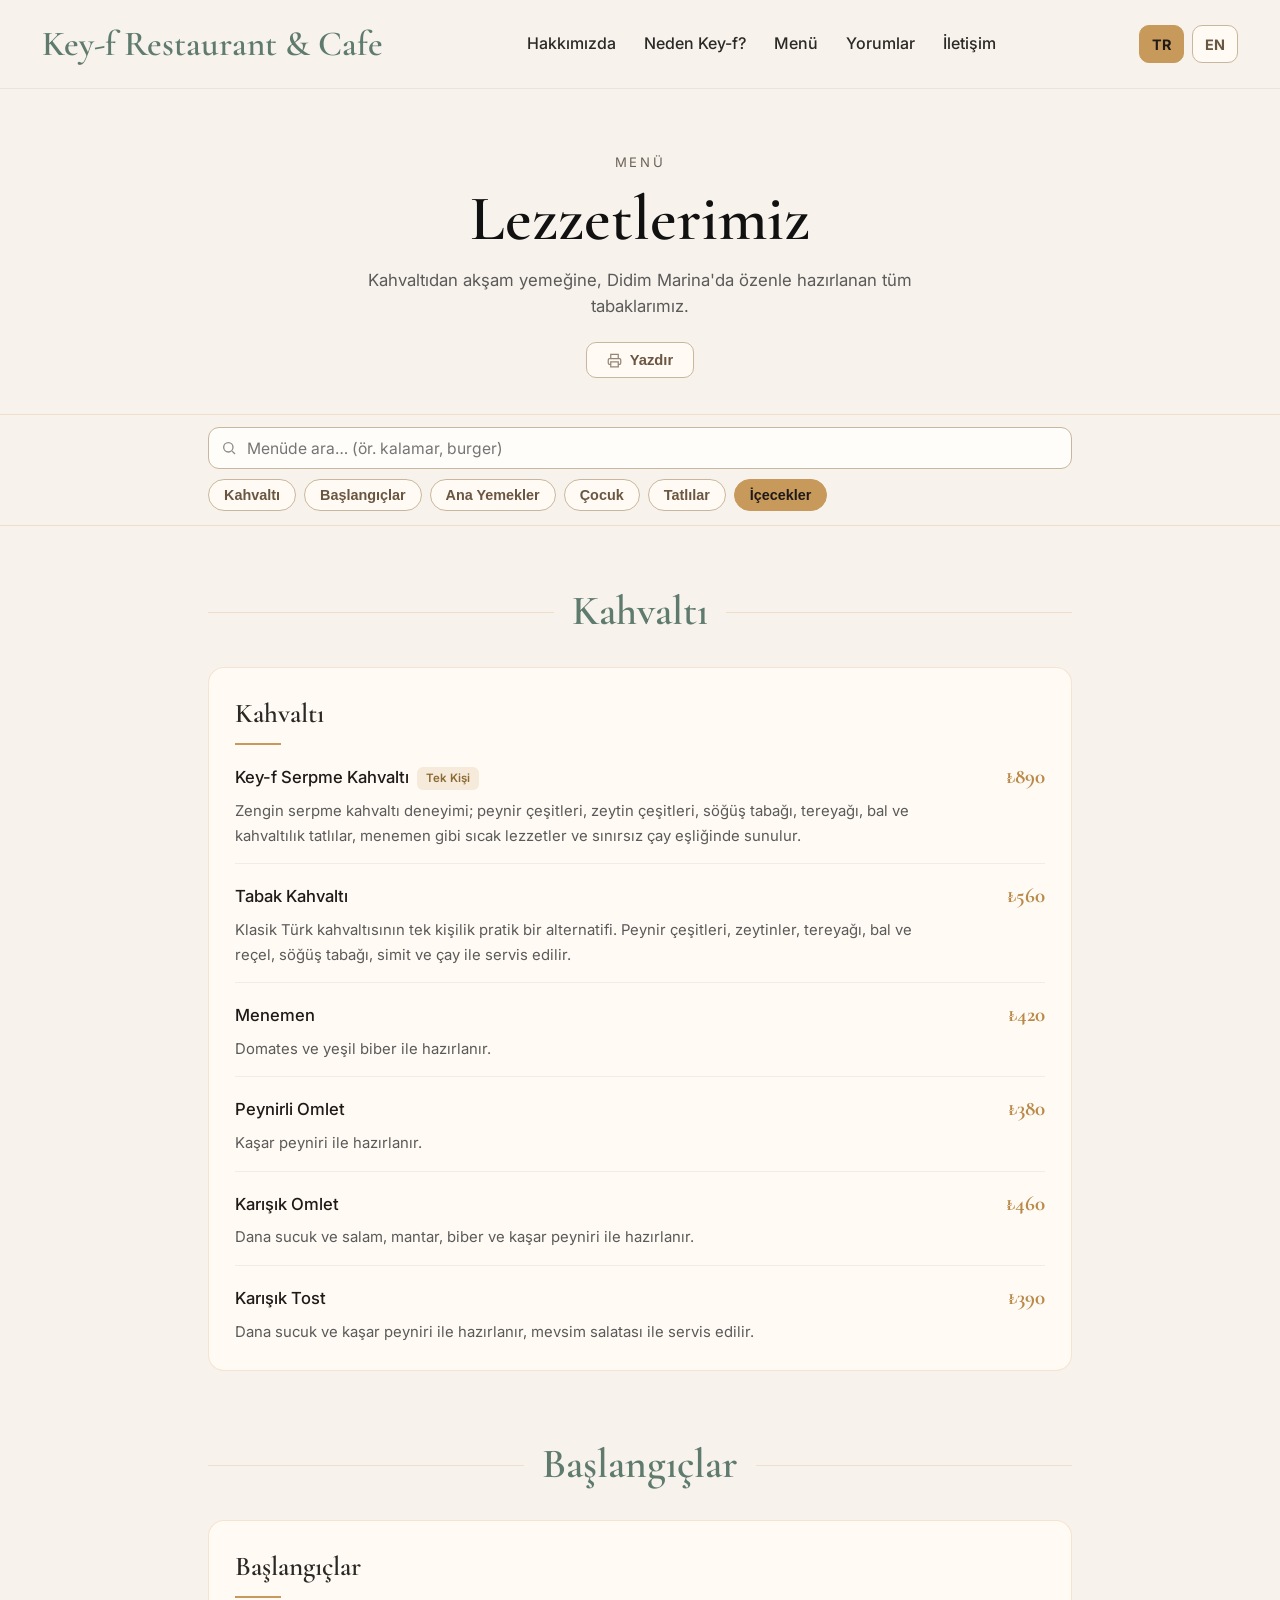
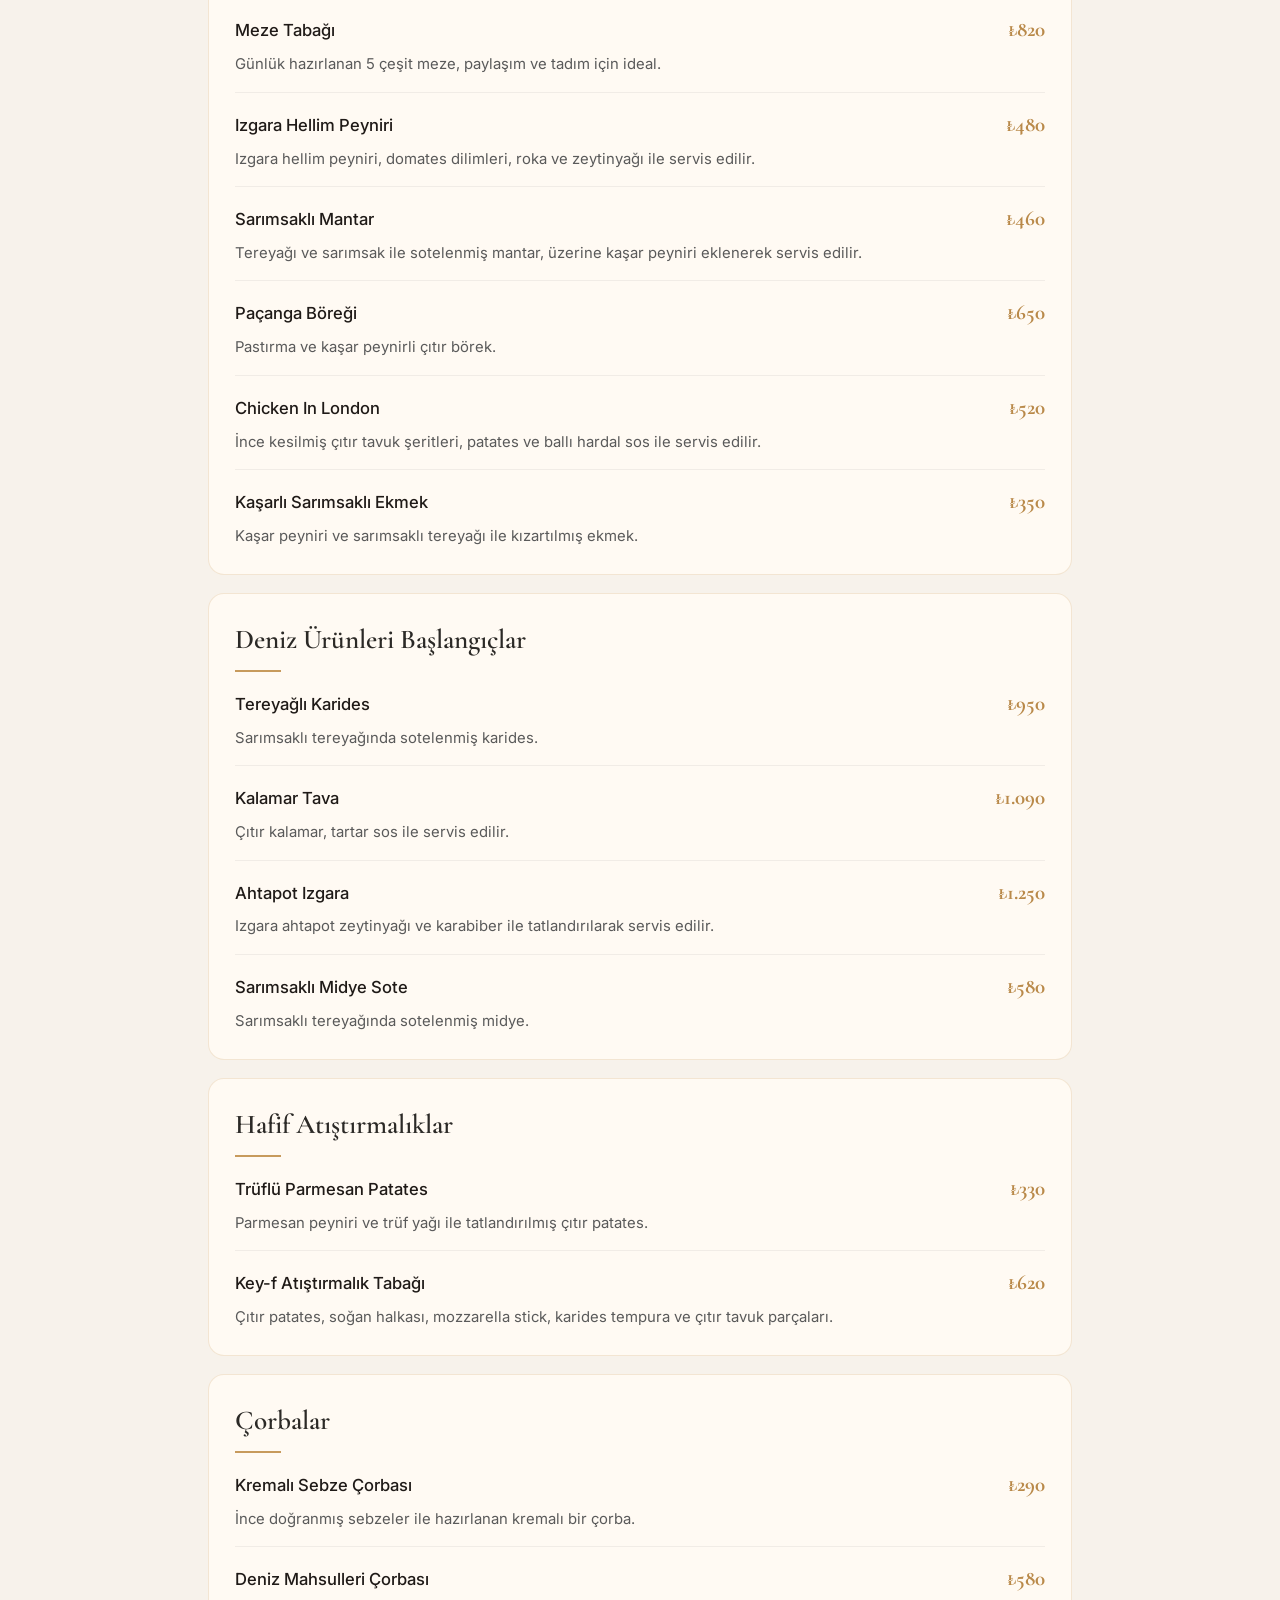
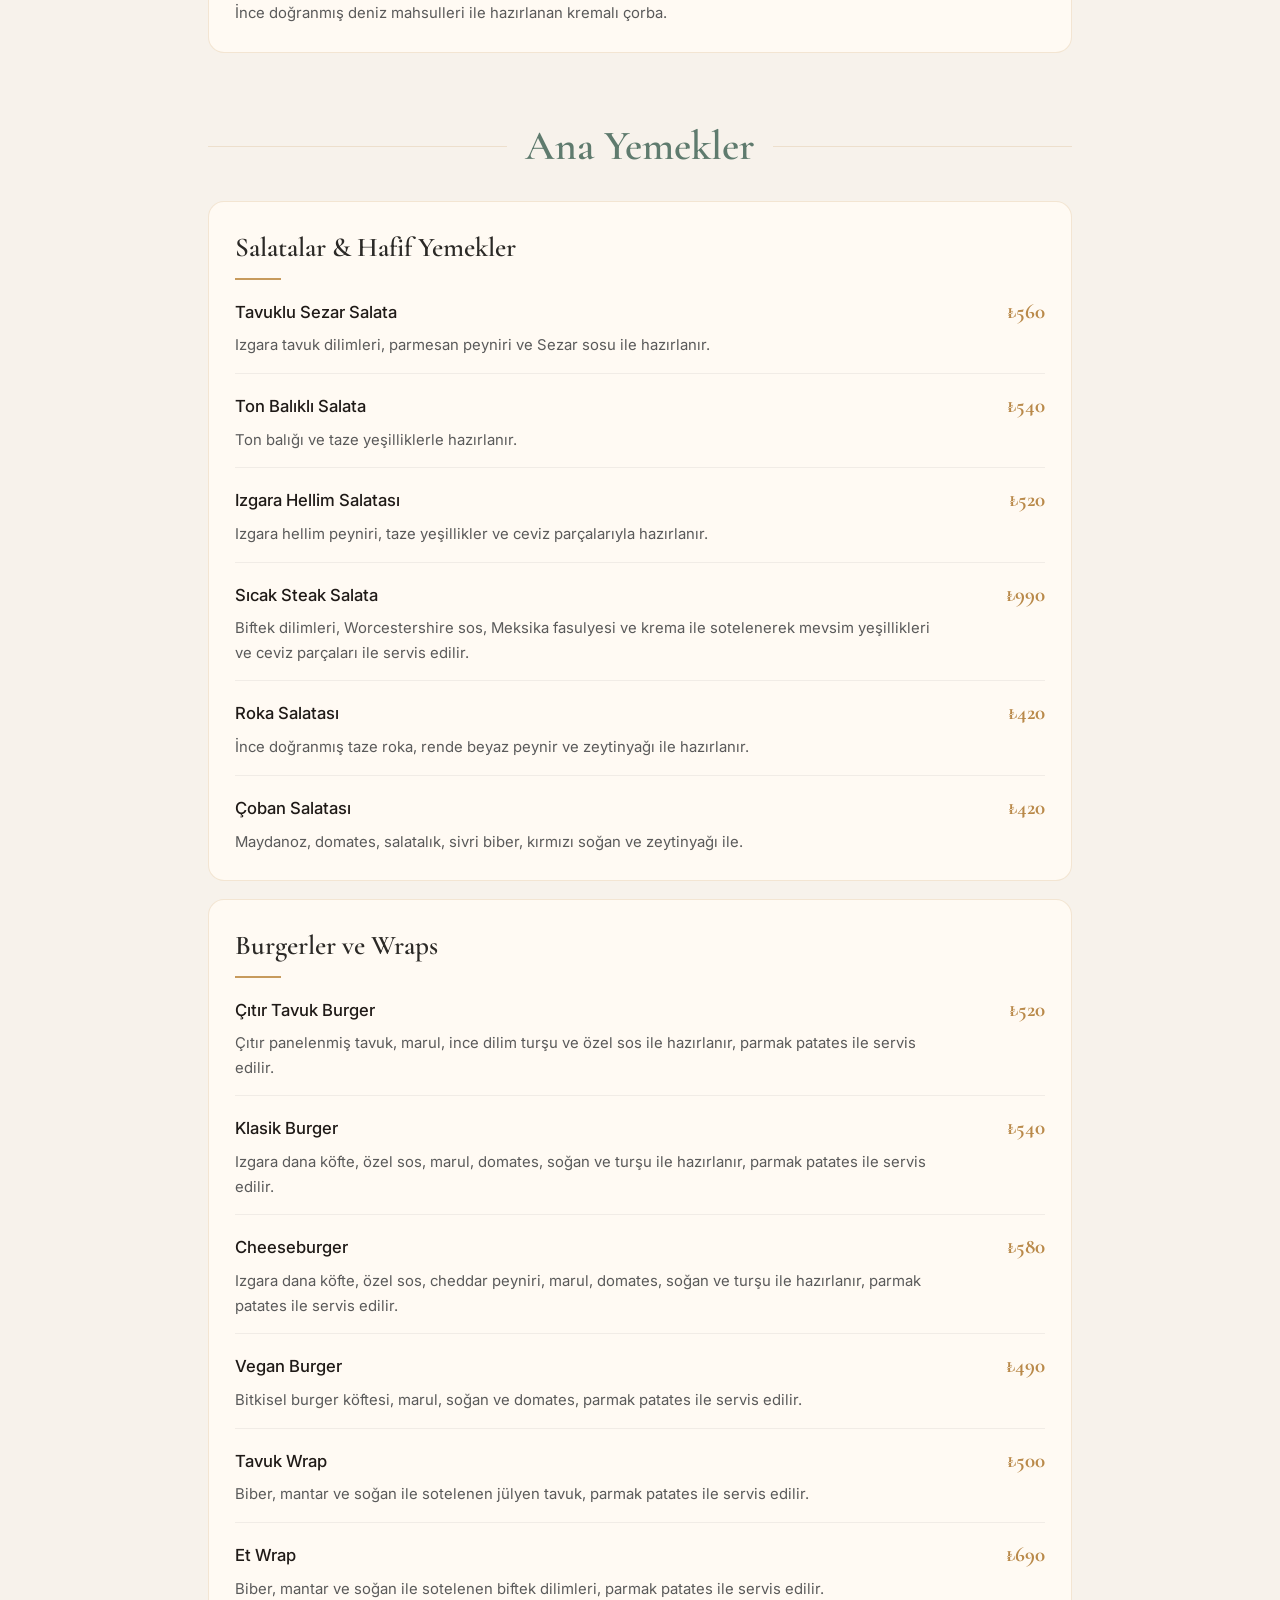
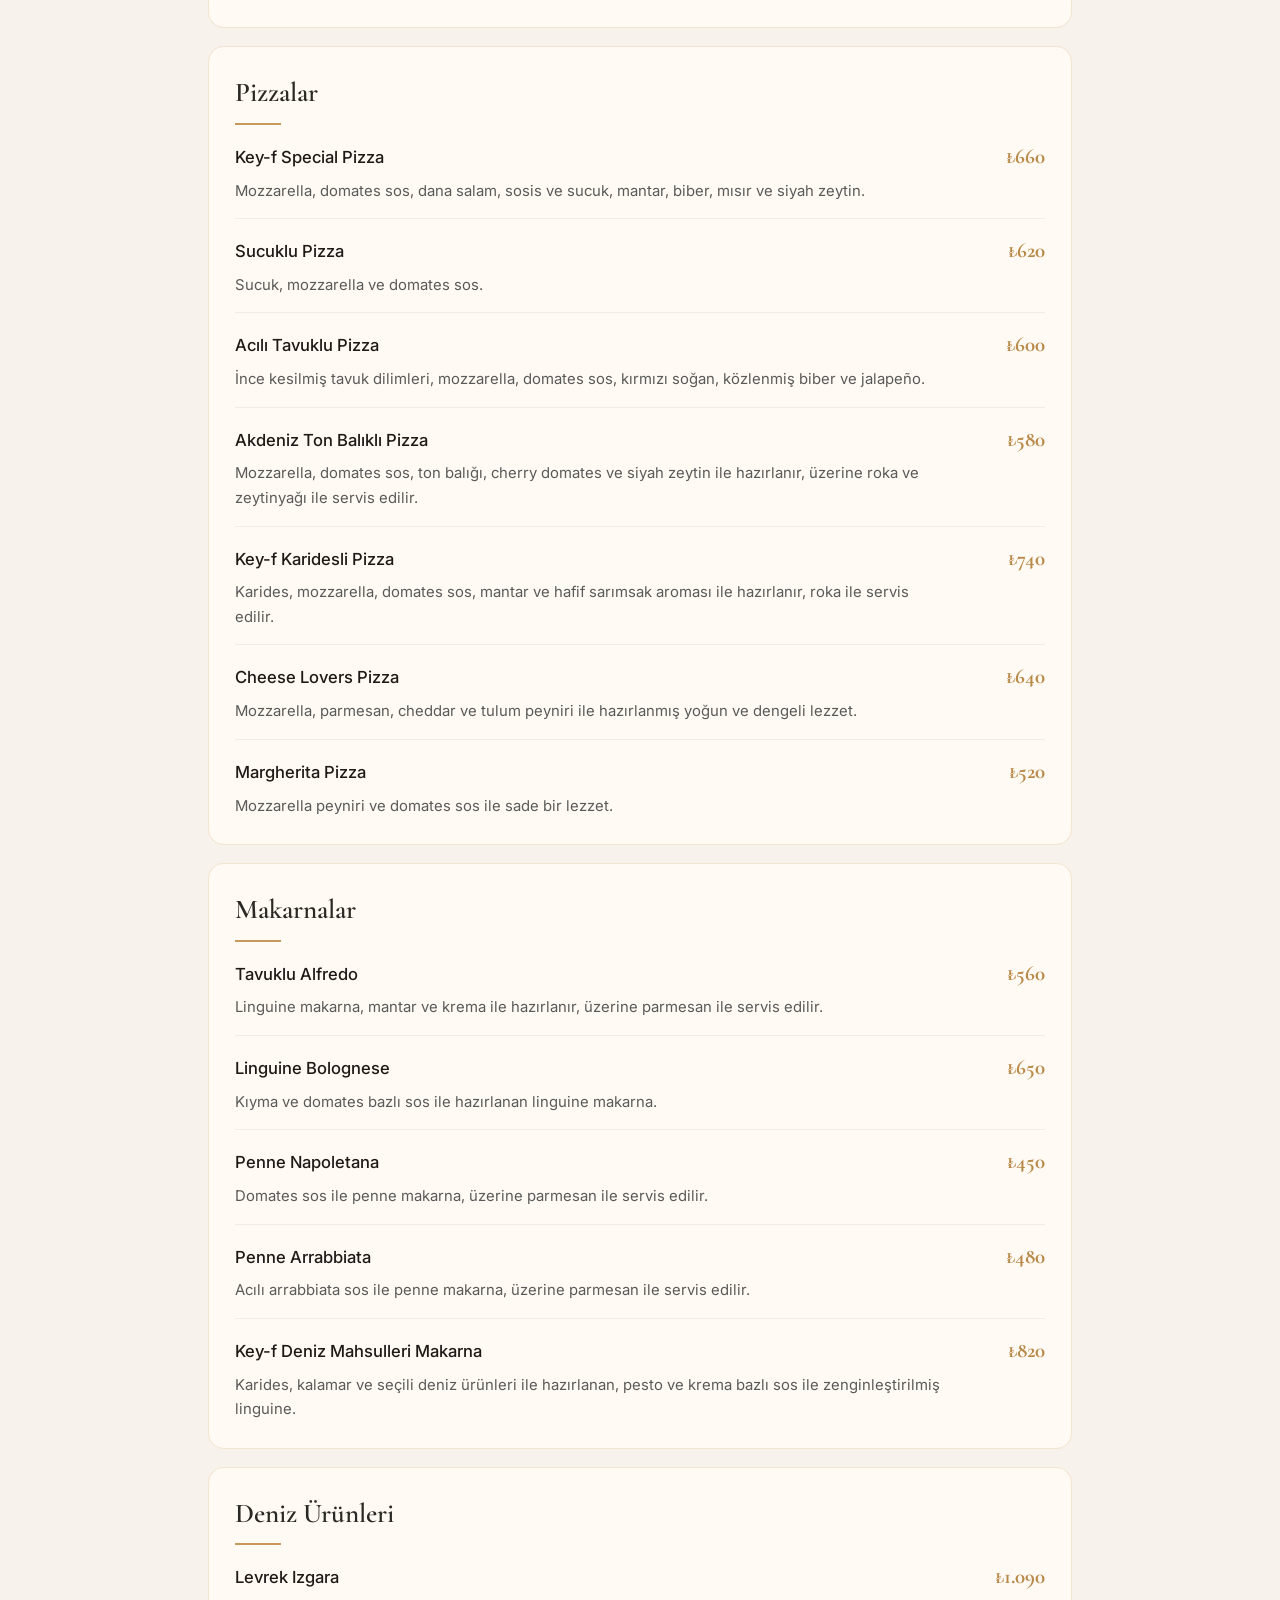
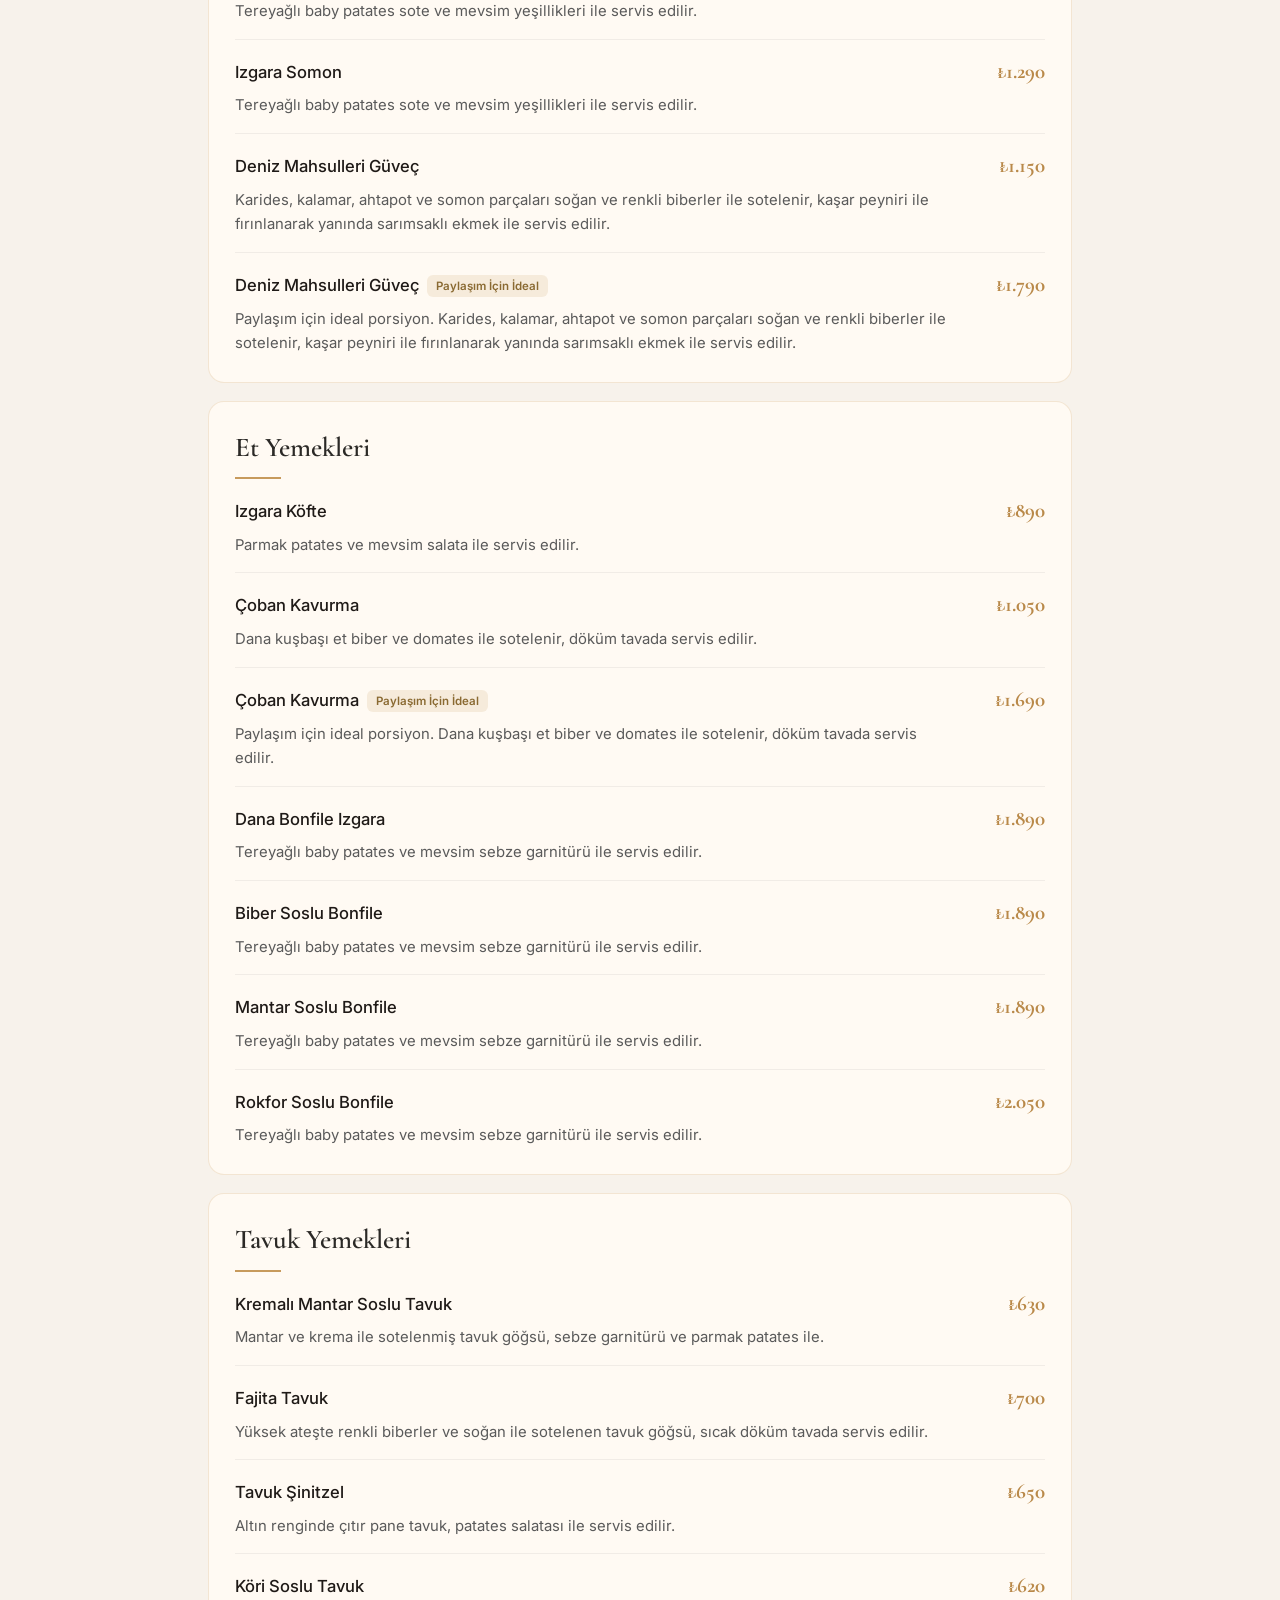
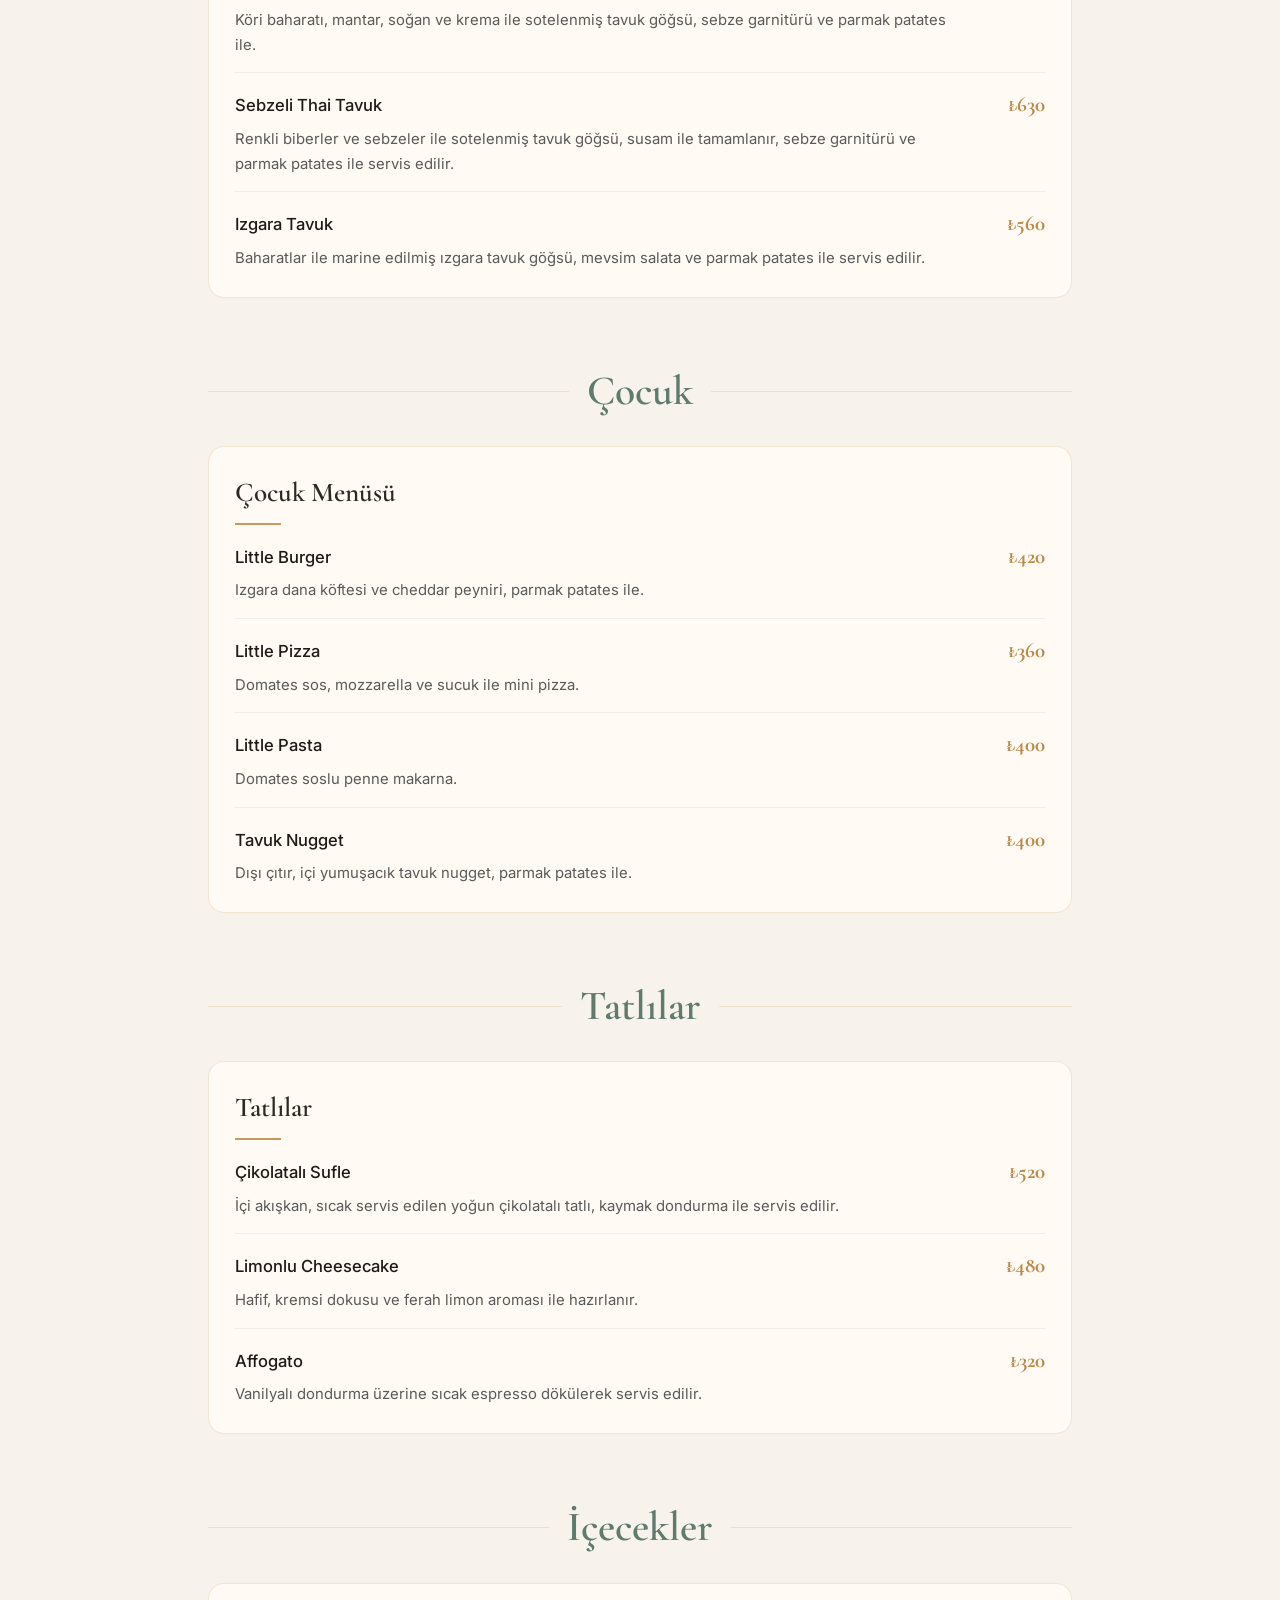
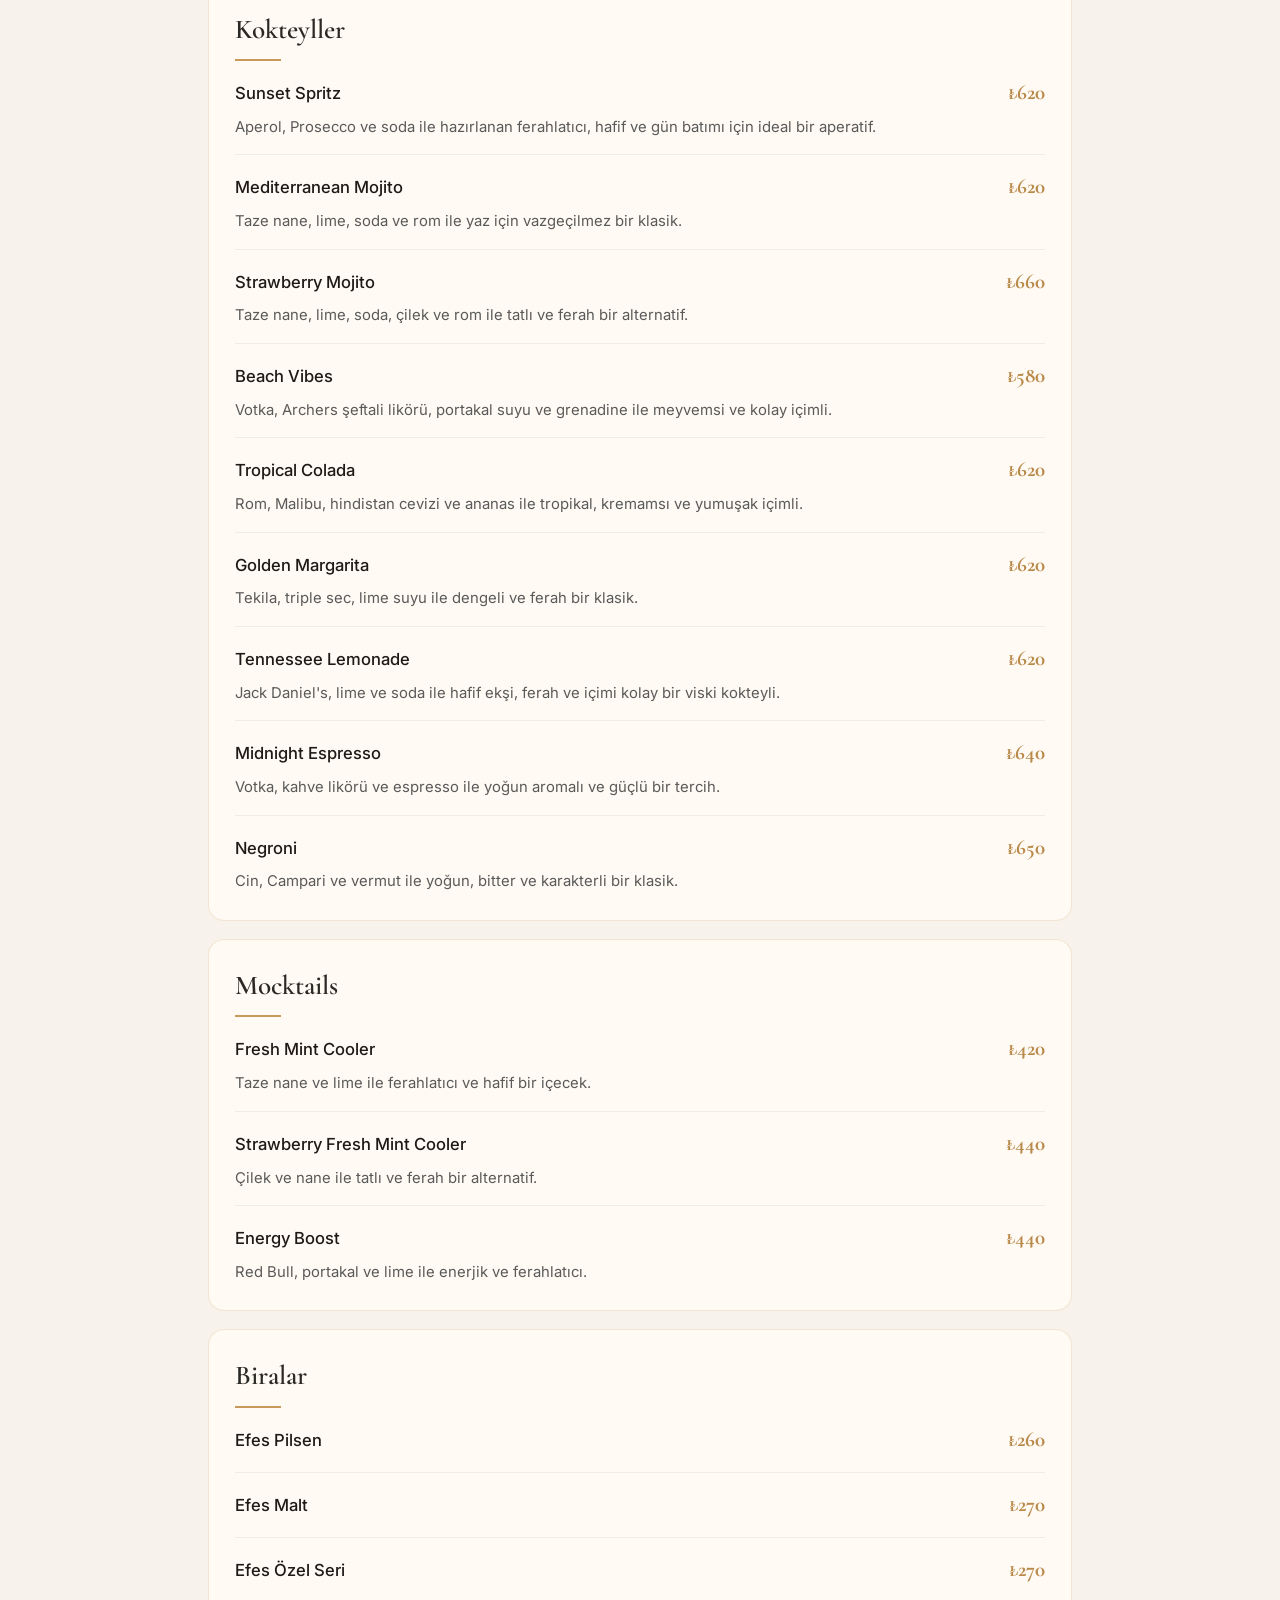
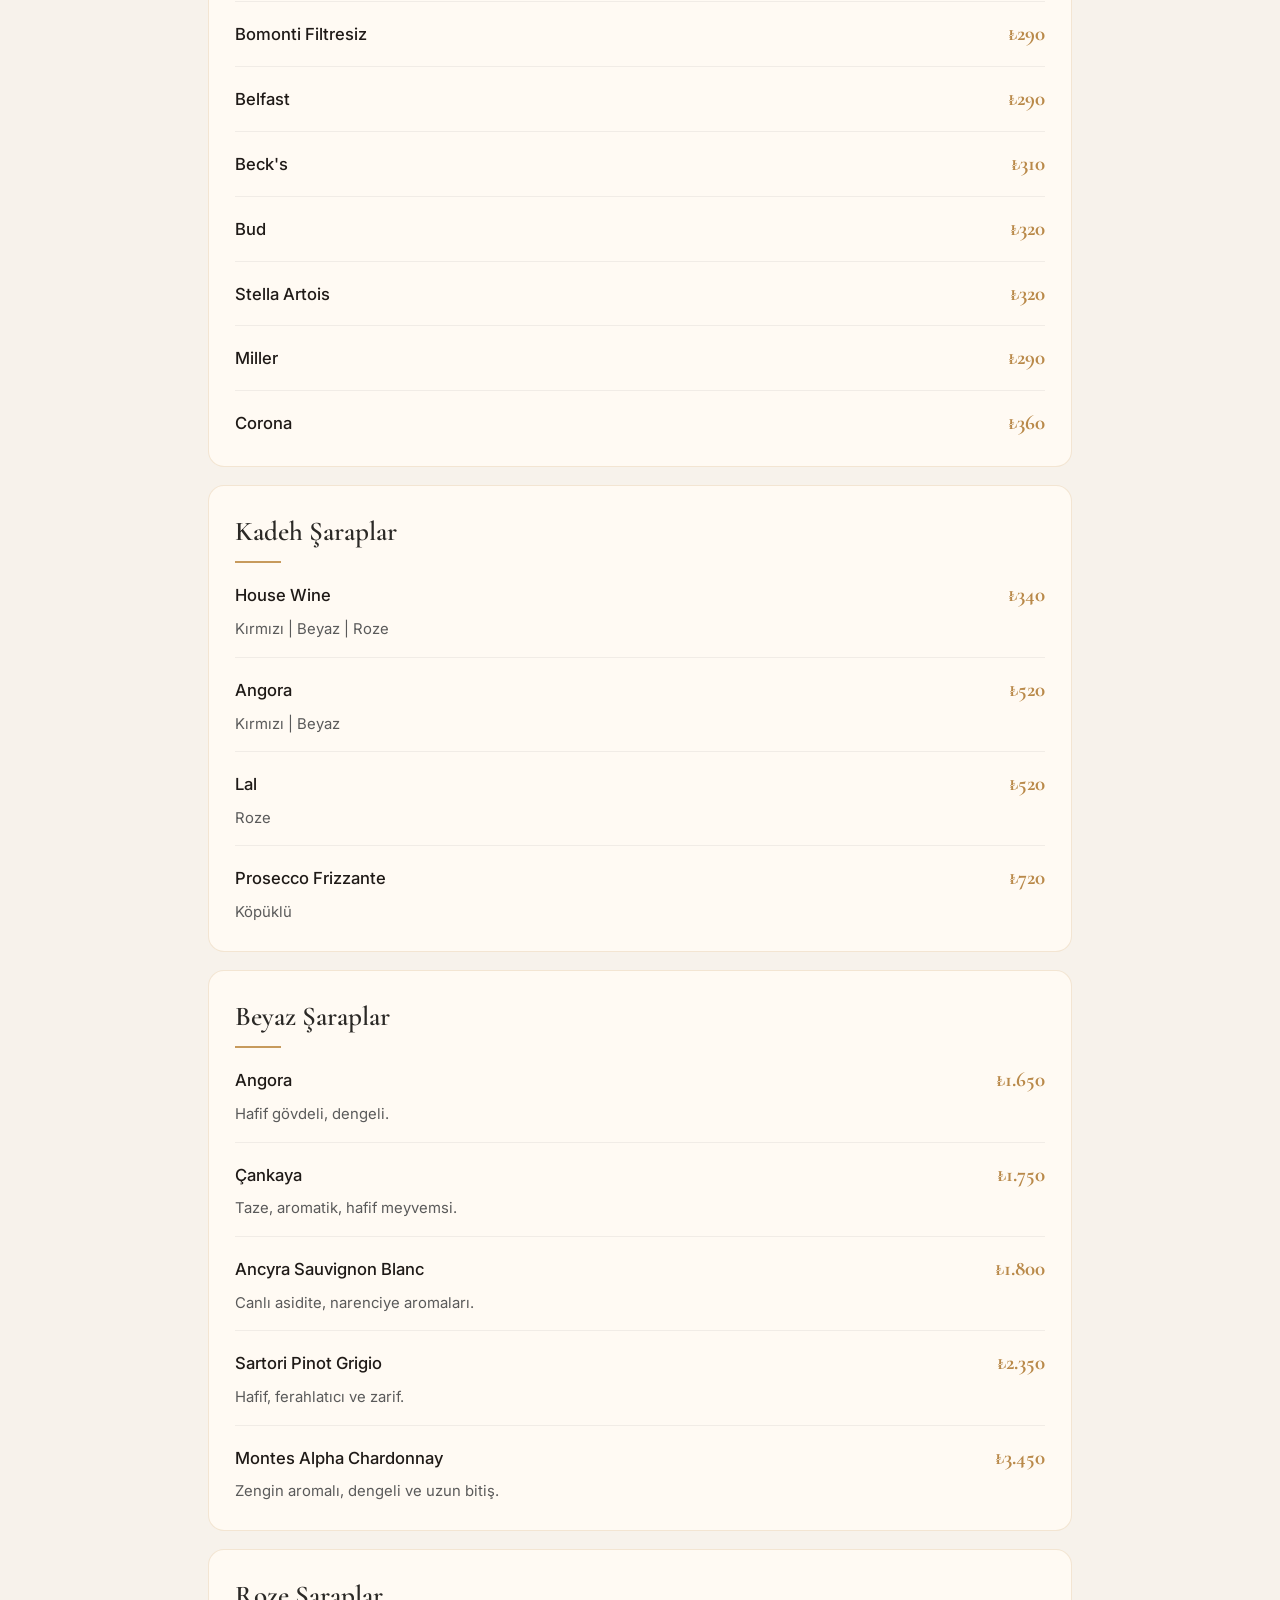
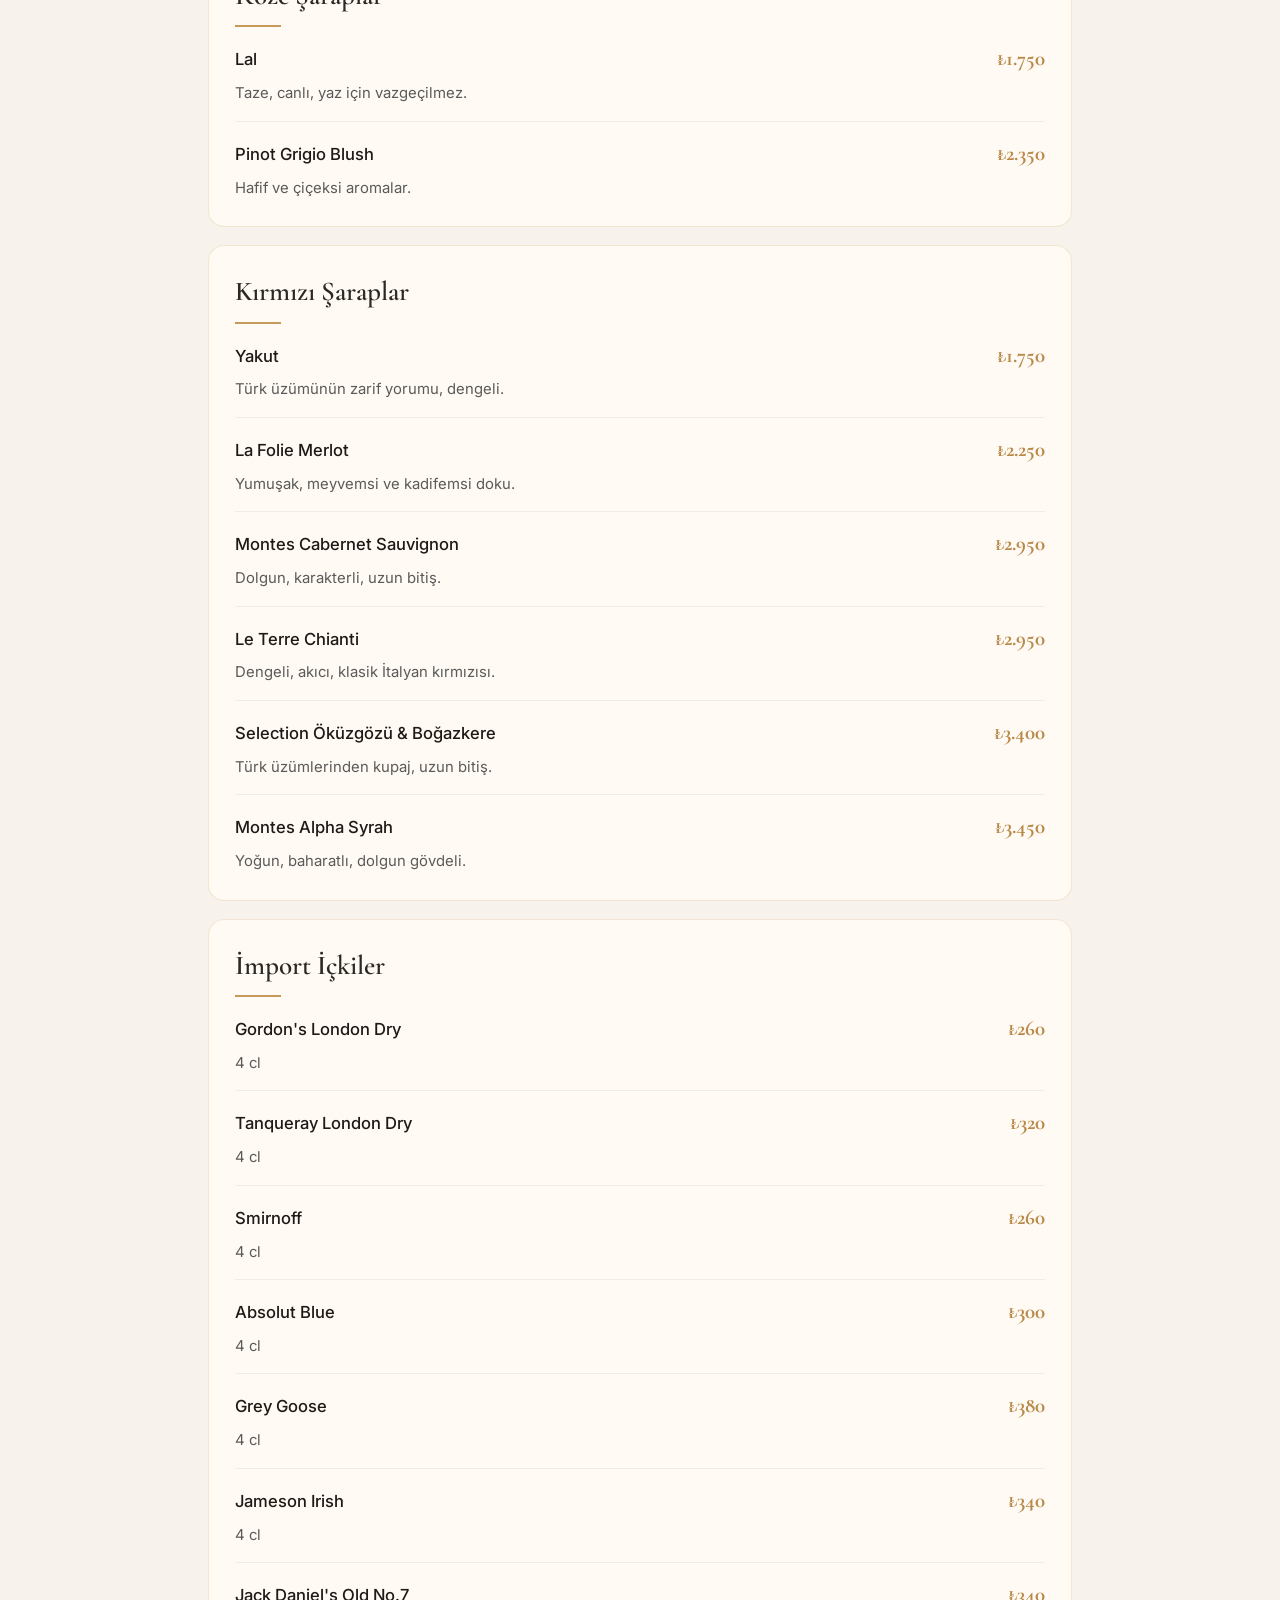
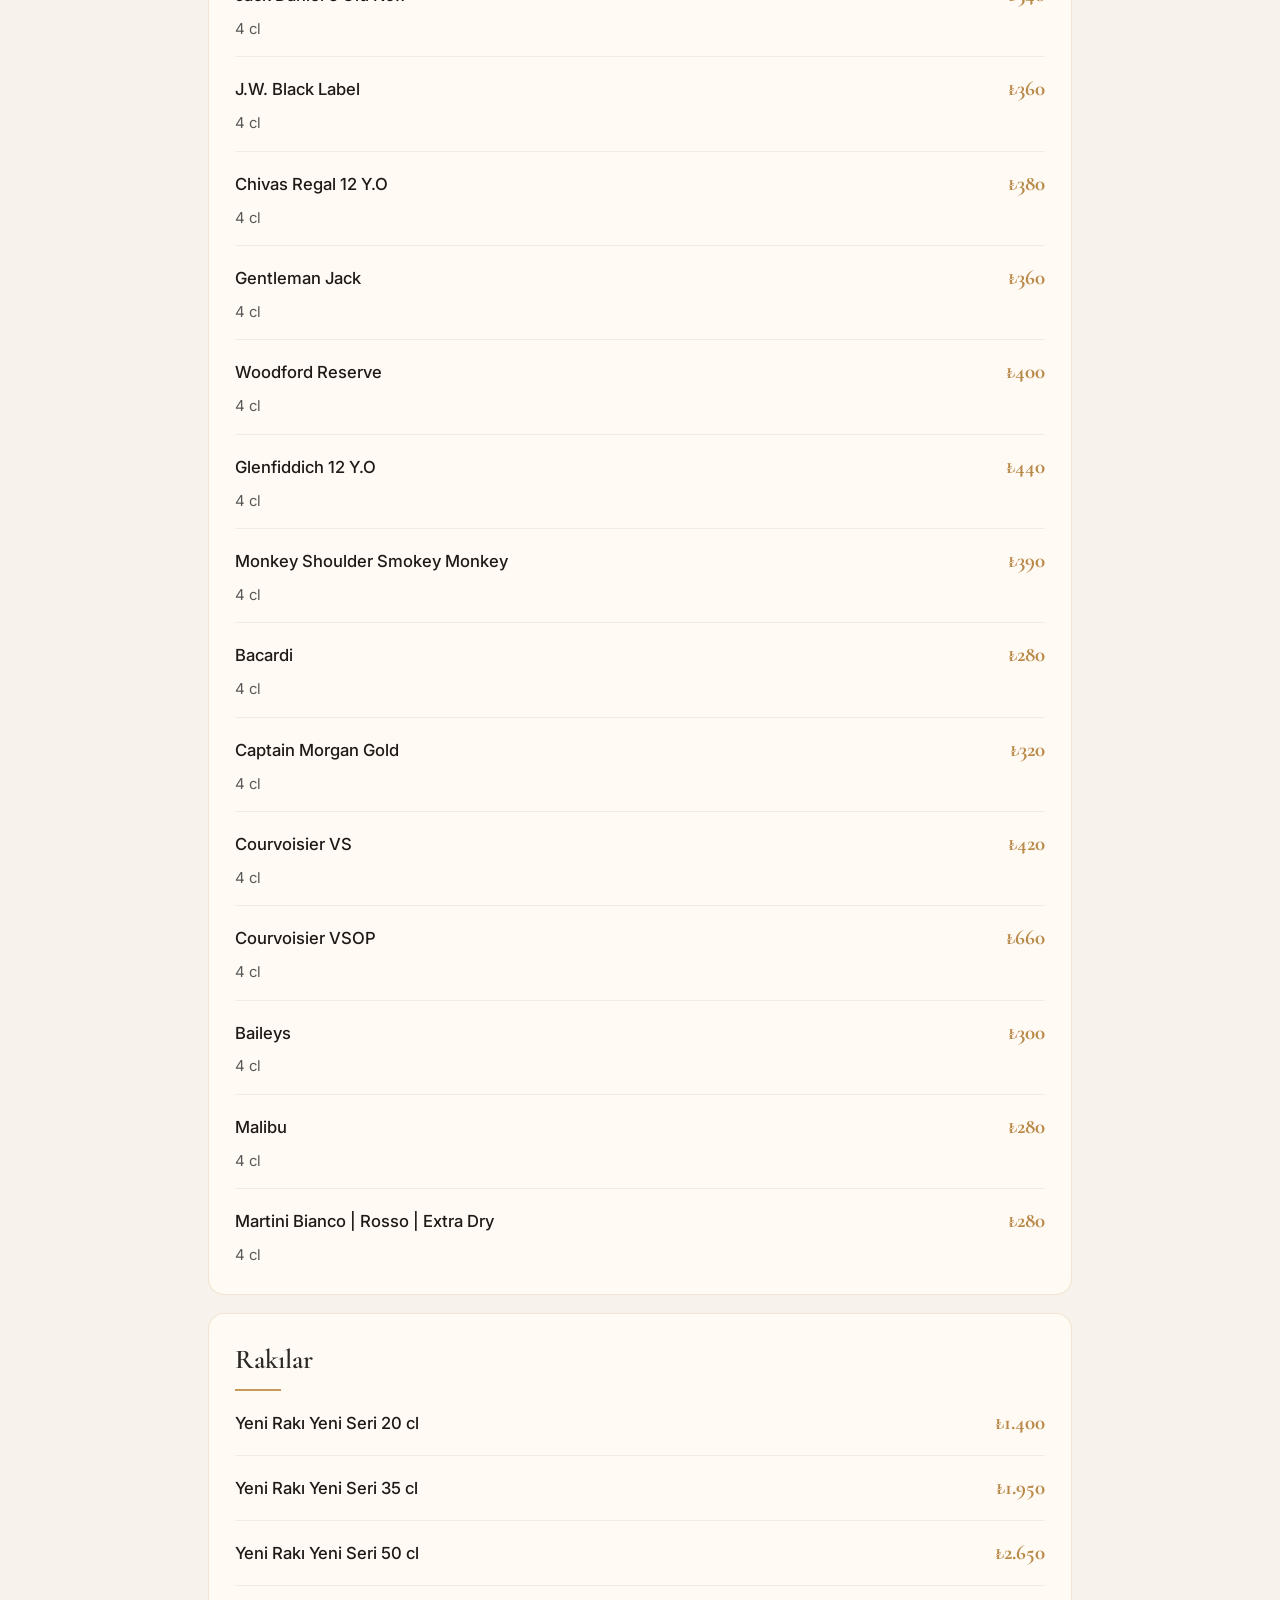
<file: menu.html>
<!DOCTYPE html>
<html lang="tr">
<head>
  <!-- Google Tag Manager -->
  <script>(function(w,d,s,l,i){w[l]=w[l]||[];w[l].push({'gtm.start':
  new Date().getTime(),event:'gtm.js'});var f=d.getElementsByTagName(s)[0],
  j=d.createElement(s),dl=l!='dataLayer'?'&l='+l:'';j.async=true;j.src=
  'https://www.googletagmanager.com/gtm.js?id='+i+dl;f.parentNode.insertBefore(j,f);
  })(window,document,'script','dataLayer','GTM-WKTH2J86');</script>
  <!-- End Google Tag Manager -->

  <meta charset="UTF-8" />
  <meta name="viewport" content="width=device-width, initial-scale=1.0" />

  <title>Menü | Key-f Restaurant &amp; Cafe — Didim Marina</title>
  <meta name="description" content="Key-f Restaurant & Cafe tam menüsü — Didim Marina. Kahvaltı, başlangıçlar, deniz ürünleri, et ve tavuk yemekleri, pizza, makarna, tatlılar ve içecekler." />

  <link rel="canonical" href="https://www.keyfrestaurant.com/menu.html" />
  <link rel="alternate" hreflang="tr" href="https://www.keyfrestaurant.com/menu.html" />
  <link rel="alternate" hreflang="en" href="https://www.keyfrestaurant.com/menu.html?lang=en" />
  <link rel="alternate" hreflang="x-default" href="https://www.keyfrestaurant.com/menu.html" />

  <meta property="og:type" content="restaurant.menu" />
  <meta property="og:title" content="Menü | Key-f Restaurant & Cafe — Didim Marina" />
  <meta property="og:description" content="Kahvaltıdan akşam yemeğine, Didim Marina'da özenle hazırlanan tüm lezzetlerimiz." />
  <meta property="og:url" content="https://www.keyfrestaurant.com/menu.html" />
  <meta property="og:image" content="https://www.keyfrestaurant.com/hero.jpg" />
  <meta property="og:site_name" content="Key-f Restaurant & Cafe" />

  <link rel="preconnect" href="https://fonts.googleapis.com" />
  <link rel="preconnect" href="https://fonts.gstatic.com" crossorigin />
  <link href="https://fonts.googleapis.com/css2?family=Cormorant+Garamond:wght@500;600;700&family=Inter:wght@400;500;600;700&display=swap" rel="stylesheet" />

  <style>
    :root {
      --cream:#f7f2eb; --soft:#f1ebe3; --card:#fffaf3;
      --ink:#1f1a17; --muted:#5a5a5a; --eye:#6c6258;
      --green:#5f7b6e; --gold:#c79a5c; --gold-d:#b98949;
      --tan:#c8b79f; --line:rgba(199,154,92,0.22); --dark:#1f1a17;
      --tbh:128px;
    }
    * { box-sizing:border-box; margin:0; padding:0; }
    html { scroll-behavior:smooth; }
    body { font-family:"Inter",sans-serif; color:var(--ink); background:var(--cream); line-height:1.6; }
    a { text-decoration:none; }

    /* ---- HEADER (site ile aynı, sabit değil) ---- */
    .site-header { background:var(--cream); border-bottom:1px solid rgba(0,0,0,0.06); }
    .header-inner { max-width:1240px; margin:0 auto; padding:16px 22px;
      display:flex; align-items:center; justify-content:space-between; gap:20px; }
    .logo { font-family:"Cormorant Garamond",serif; font-size:2.2rem; font-weight:600; color:var(--green); white-space:nowrap; }
    .main-nav { display:flex; align-items:center; gap:28px; flex-wrap:wrap; justify-content:center; }
    .main-nav a { color:#2b2926; font-size:1rem; font-weight:500; transition:color .25s ease; }
    .main-nav a:hover { color:var(--gold-d); }
    .lang-switch { display:flex; align-items:center; gap:8px; flex-shrink:0; }
    .lang-btn { display:inline-flex; align-items:center; justify-content:center;
      min-width:44px; height:38px; padding:0 12px; border-radius:10px;
      border:1px solid var(--tan); background:#fffaf3; color:#6a5641;
      font-size:.9rem; font-weight:700; transition:all .25s ease; }
    .lang-btn:hover { border-color:var(--gold-d); color:var(--gold-d); }
    .lang-btn.active { background:var(--gold); border-color:var(--gold); color:var(--ink); }

    /* ---- MENU HERO ---- */
    .menu-hero { text-align:center; padding:60px 20px 36px; background:var(--cream); }
    .menu-hero .eyebrow { display:inline-block; margin-bottom:12px; font-size:.82rem;
      letter-spacing:.2em; color:var(--eye); }
    .menu-hero h1 { font-family:"Cormorant Garamond",serif; font-weight:600;
      font-size:clamp(2.6rem,6vw,4rem); line-height:1.05; color:#111; margin-bottom:14px; }
    .menu-hero p { max-width:560px; margin:0 auto 22px; color:var(--muted); font-size:1.05rem; }
    .print-btn { display:inline-flex; align-items:center; gap:8px; padding:9px 20px;
      border-radius:10px; border:1px solid var(--tan); background:#fffaf3; color:#6a5641;
      font-size:.92rem; font-weight:600; cursor:pointer; transition:all .25s ease; }
    .print-btn:hover { border-color:var(--gold-d); color:var(--gold-d); }

    /* ---- STICKY TOOLBAR ---- */
    .toolbar { position:sticky; top:0; z-index:900;
      background:rgba(247,242,235,0.97); backdrop-filter:blur(10px);
      border-top:1px solid var(--line); border-bottom:1px solid var(--line); }
    .toolbar-inner { max-width:900px; margin:0 auto; padding:12px 18px; }
    .search-row { display:flex; gap:10px; align-items:center; }
    .search-box { position:relative; flex:1; }
    .search-box input { width:100%; height:42px; padding:0 38px 0 38px;
      border:1px solid var(--tan); border-radius:11px; background:#fffdf9;
      font-family:inherit; font-size:.98rem; color:var(--ink); }
    .search-box input:focus { outline:none; border-color:var(--gold); box-shadow:0 0 0 3px rgba(199,154,92,0.15); }
    .search-box .s-ico { position:absolute; left:13px; top:50%; transform:translateY(-50%);
      width:16px; height:16px; opacity:.5; pointer-events:none; }
    .search-box .s-clear { position:absolute; right:8px; top:50%; transform:translateY(-50%);
      width:26px; height:26px; border:none; background:none; cursor:pointer; color:var(--muted);
      font-size:1.1rem; display:none; border-radius:50%; }
    .search-box .s-clear:hover { background:rgba(0,0,0,.06); }
    .pills { display:flex; gap:8px; margin-top:10px; overflow-x:auto;
      scrollbar-width:none; -webkit-overflow-scrolling:touch; padding-bottom:2px; }
    .pills::-webkit-scrollbar { display:none; }
    .pill { white-space:nowrap; padding:7px 15px; border-radius:999px;
      border:1px solid var(--tan); background:#fffaf3; color:#6a5641;
      font-size:.9rem; font-weight:600; cursor:pointer; transition:all .2s ease; }
    .pill:hover { border-color:var(--gold-d); color:var(--gold-d); }
    .pill.active { background:var(--gold); border-color:var(--gold); color:var(--ink); }

    /* ---- CONTENT ---- */
    main { max-width:900px; margin:0 auto; padding:10px 18px 40px; }
    .menu-group { scroll-margin-top:var(--tbh); padding-top:34px; }
    .group-title { text-align:center; font-family:"Cormorant Garamond",serif;
      font-weight:600; font-size:clamp(1.9rem,4vw,2.6rem); color:var(--green);
      margin:8px 0 22px; position:relative; }
    .group-title span { background:var(--cream); padding:0 18px; position:relative; z-index:1; }
    .group-title::before { content:""; position:absolute; left:0; right:0; top:50%;
      height:1px; background:var(--line); }

    .menu-cat { background:var(--card); border:1px solid var(--line);
      border-radius:16px; padding:24px 26px; margin-bottom:18px; }
    .cat-title { font-family:"Cormorant Garamond",serif; font-weight:600;
      font-size:1.7rem; color:#2b2926; }
    .cat-title::after { content:""; display:block; width:46px; height:2px;
      background:var(--gold); margin-top:8px; }
    .cat-note { margin-top:10px; font-size:.92rem; color:var(--muted); font-style:italic; }

    .mi { padding:15px 0; border-bottom:1px solid rgba(0,0,0,0.055); }
    .mi:last-child { border-bottom:none; padding-bottom:2px; }
    .mi-top { display:flex; align-items:baseline; justify-content:space-between; gap:14px; }
    .mi-name { font-size:1.04rem; font-weight:500; color:var(--ink); }
    .mi-tag { display:inline-block; margin-left:8px; padding:2px 9px; border-radius:6px;
      background:rgba(199,154,92,0.16); color:#8a6a32; font-size:.72rem;
      font-weight:600; white-space:nowrap; vertical-align:1px; }
    .mi-price { font-family:"Cormorant Garamond",serif; font-weight:700;
      font-size:1.32rem; color:var(--gold-d); white-space:nowrap; }
    .mi-desc { margin-top:5px; font-size:.93rem; color:var(--muted); line-height:1.65;
      max-width:88%; }

    .no-results { display:none; text-align:center; padding:50px 20px;
      color:var(--muted); font-size:1.05rem; }

    /* ---- FOOTER (site ile aynı) ---- */
    footer { background:var(--dark); color:var(--tan); text-align:center;
      padding:40px 20px; font-size:.9rem; line-height:1.8; margin-top:20px; }
    footer .f-name { color:#f6e9d7; font-weight:700; }
    .footer-social { display:flex; justify-content:center; gap:20px; margin:16px 0; flex-wrap:wrap; }
    .footer-social a { color:var(--gold); font-size:.88rem; font-weight:500; transition:color .2s; }
    .footer-social a:hover { color:#f6e9d7; }
    .f-copy { margin-top:12px; font-size:.8rem; color:var(--eye); }

    /* ---- RESPONSIVE ---- */
    @media (max-width:1024px) {
      .header-inner { flex-wrap:wrap; justify-content:center; }
      .main-nav { order:3; width:100%; gap:18px; }
      .lang-switch { order:2; }
    }
    @media (max-width:768px) {
      .header-inner { padding:14px 16px; }
      .logo { font-size:1.8rem; }
      .main-nav { gap:14px; }
      .main-nav a { font-size:.95rem; }
      .menu-hero { padding:42px 18px 28px; }
      .menu-cat { padding:20px 18px; }
      .mi-desc { max-width:100%; }
      .mi-price { font-size:1.22rem; }
    }
    @media (max-width:480px) {
      .logo { font-size:1.55rem; }
      .mi-top { gap:10px; }
    }

    /* ---- PRINT ---- */
    @media print {
      .site-header, .toolbar, .print-btn, footer, .menu-hero p { display:none !important; }
      body { background:#fff; }
      .menu-hero { padding:0 0 10px; }
      main { max-width:100%; padding:0; }
      .menu-cat { border:1px solid #ddd; break-inside:avoid; box-shadow:none; }
      .menu-group { padding-top:14px; }
      .mi-price, .group-title { color:#000 !important; }
      .cat-title::after { background:#999; }
    }
  </style>
</head>
<body>
  <!-- Google Tag Manager (noscript) -->
  <noscript><iframe src="https://www.googletagmanager.com/ns.html?id=GTM-WKTH2J86"
  height="0" width="0" style="display:none;visibility:hidden"></iframe></noscript>
  <!-- End Google Tag Manager (noscript) -->

  <header class="site-header">
    <div class="header-inner">
      <a href="index.html" class="logo" id="logoLink">Key-f Restaurant &amp; Cafe</a>
      <nav class="main-nav" id="mainNav" aria-label="Ana menü"></nav>
      <div class="lang-switch">
        <a href="menu.html" class="lang-btn" id="langTr">TR</a>
        <a href="menu.html?lang=en" class="lang-btn" id="langEn">EN</a>
      </div>
    </div>
  </header>

  <section class="menu-hero">
    <span class="eyebrow" id="heroEyebrow">MENÜ</span>
    <h1 id="heroTitle">Lezzetlerimiz</h1>
    <p id="heroIntro"></p>
    <button class="print-btn" id="printBtn" type="button">
      <svg class="s-ico" style="opacity:.7;width:15px;height:15px" viewBox="0 0 24 24" fill="none" stroke="currentColor" stroke-width="2"><path d="M6 9V2h12v7M6 18H4a2 2 0 0 1-2-2v-5a2 2 0 0 1 2-2h16a2 2 0 0 1 2 2v5a2 2 0 0 1-2 2h-2M6 14h12v8H6z"/></svg>
      <span id="printLabel">Yazdır</span>
    </button>
  </section>

  <div class="toolbar">
    <div class="toolbar-inner">
      <div class="search-row">
        <div class="search-box">
          <svg class="s-ico" viewBox="0 0 24 24" fill="none" stroke="currentColor" stroke-width="2"><circle cx="11" cy="11" r="7"/><path d="m21 21-4.3-4.3"/></svg>
          <input type="text" id="search" autocomplete="off" />
          <button class="s-clear" id="searchClear" type="button" aria-label="Temizle">&times;</button>
        </div>
      </div>
      <div class="pills" id="pills"></div>
    </div>
  </div>

  <main id="menuRoot"></main>
  <p class="no-results" id="noResults"></p>

  <noscript>
    <p style="text-align:center;padding:40px 20px;color:#5a5a5a;">
      Menüyü görüntülemek için tarayıcınızda JavaScript'i etkinleştirin.
      Please enable JavaScript to view the menu.
    </p>
  </noscript>

  <footer>
    <p class="f-name">Key-f Restaurant &amp; Cafe</p>
    <p id="fAddr">Didim Marina, Didim / Aydın, Türkiye</p>
    <p><a href="https://wa.me/905325587784" style="color:var(--gold)">WhatsApp: +90 532 558 77 84</a></p>
    <p><a href="tel:+902568131316" style="color:var(--gold)">Tel: +90 256 813 13 16</a></p>
    <div class="footer-social">
      <a href="https://www.instagram.com/keyfrestaurant" target="_blank" rel="noopener">Instagram</a>
      <a href="https://www.facebook.com/keyfrestaurant/" target="_blank" rel="noopener">Facebook</a>
      <a href="https://www.tripadvisor.com.tr/overview?locationId=4831792" target="_blank" rel="noopener">TripAdvisor</a>
      <a href="https://www.google.com/maps/search/Key-f+Restaurant+%26+Cafe+Didim" target="_blank" rel="noopener" id="fMaps">Google Haritalar</a>
    </div>
    <p class="f-copy" id="fCopy">© 2025 Key-f Restaurant &amp; Cafe. Tüm hakları saklıdır.</p>
  </footer>

  <script src="menu-data.js"></script>
  <script>
  (function () {
    "use strict";

    var LANG = (new URLSearchParams(location.search).get("lang") === "en") ? "en" : "tr";

    var I18N = {
      tr: {
        title: "Menü | Key-f Restaurant & Cafe — Didim Marina",
        nav: { about:"Hakkımızda", why:"Neden Key-f?", menu:"Menü", reviews:"Yorumlar", contact:"İletişim" },
        eyebrow:"MENÜ", h1:"Lezzetlerimiz",
        intro:"Kahvaltıdan akşam yemeğine, Didim Marina'da özenle hazırlanan tüm tabaklarımız.",
        print:"Yazdır",
        searchPh:"Menüde ara… (ör. kalamar, burger)",
        noResults:"Aramanızla eşleşen bir kalem bulunamadı.",
        addr:"Didim Marina, Didim / Aydın, Türkiye",
        rights:"© 2025 Key-f Restaurant & Cafe. Tüm hakları saklıdır.",
        maps:"Google Haritalar"
      },
      en: {
        title: "Menu | Key-f Restaurant & Cafe — Didim Marina",
        nav: { about:"About", why:"Why Key-f?", menu:"Menu", reviews:"Reviews", contact:"Contact" },
        eyebrow:"MENU", h1:"Our Menu",
        intro:"All our dishes, from breakfast to dinner, prepared fresh at Didim Marina.",
        print:"Print",
        searchPh:"Search the menu… (e.g. calamari, burger)",
        noResults:"No items match your search.",
        addr:"Didim Marina, Didim / Aydın, Turkey",
        rights:"© 2025 Key-f Restaurant & Cafe. All rights reserved.",
        maps:"Google Maps"
      }
    };
    var T = I18N[LANG];
    var HOME = (LANG === "en") ? "en.html" : "index.html";

    function fmtPrice(n) { return "₺" + Number(n).toLocaleString("tr-TR"); }
    function el(tag, cls) { var e = document.createElement(tag); if (cls) e.className = cls; return e; }
    /* arama için Türkçe karakterleri sadeleştir: şğçıöü -> sgciou */
    function norm(s) {
      return (s || "").toLowerCase()
        .replace(/ş/g,"s").replace(/ğ/g,"g").replace(/ç/g,"c")
        .replace(/ı/g,"i").replace(/ö/g,"o").replace(/ü/g,"u")
        .replace(/â/g,"a").replace(/î/g,"i").replace(/û/g,"u");
    }

    /* ---- head / lang ---- */
    document.documentElement.lang = LANG;
    document.title = T.title;
    document.getElementById("logoLink").href = HOME;
    document.getElementById("langTr").classList.toggle("active", LANG === "tr");
    document.getElementById("langEn").classList.toggle("active", LANG === "en");

    /* ---- header nav ---- */
    var navWrap = document.getElementById("mainNav");
    [["about","about"],["why","why"],["menu","menu"],["reviews","social"],["contact","contact"]]
      .forEach(function (pair) {
        var a = document.createElement("a");
        a.textContent = T.nav[pair[0]];
        a.href = (pair[0] === "menu") ? "menu.html" + (LANG==="en"?"?lang=en":"") : HOME + "#" + pair[1];
        navWrap.appendChild(a);
      });

    /* ---- hero / static text ---- */
    document.getElementById("heroEyebrow").textContent = T.eyebrow;
    document.getElementById("heroTitle").textContent = T.h1;
    document.getElementById("heroIntro").textContent = T.intro;
    document.getElementById("printLabel").textContent = T.print;
    document.getElementById("printBtn").addEventListener("click", function () { window.print(); });
    var searchInput = document.getElementById("search");
    searchInput.placeholder = T.searchPh;
    document.getElementById("noResults").textContent = T.noResults;
    document.getElementById("fAddr").textContent = T.addr;
    document.getElementById("fCopy").textContent = T.rights;
    document.getElementById("fMaps").textContent = T.maps;

    /* ---- render menu ---- */
    var DATA = window.MENU;
    var catById = {};
    DATA.categories.forEach(function (c) { catById[c.id] = c; });

    var root = document.getElementById("menuRoot");
    var pillsWrap = document.getElementById("pills");
    var groupEls = [];

    DATA.groups.forEach(function (g) {
      var gSec = el("section", "menu-group");
      gSec.id = g.id;
      gSec.dataset.gid = g.id;

      var gt = el("div", "group-title");
      var gtSpan = el("span"); gtSpan.textContent = (LANG === "en") ? g.en : g.tr;
      gt.appendChild(gtSpan);
      gSec.appendChild(gt);

      g.cats.forEach(function (cid) {
        var cat = catById[cid];
        if (!cat) return;
        var card = el("div", "menu-cat");

        var h3 = el("h3", "cat-title");
        h3.textContent = (LANG === "en") ? cat.en : cat.tr;
        card.appendChild(h3);

        var note = (LANG === "en") ? cat.note_en : cat.note_tr;
        if (note) { var nd = el("div", "cat-note"); nd.textContent = note; card.appendChild(nd); }

        cat.items.forEach(function (it) {
          var mi = el("div", "mi");
          var name = (LANG === "en") ? it.en : it.tr;
          var desc = (LANG === "en") ? it.den : it.dtr;
          var tag  = (LANG === "en") ? it.tag_en : it.tag_tr;
          /* arama her iki dildeki isim+açıklamada da eşleşsin (Türkçe karakter duyarsız) */
          mi.dataset.search = norm(
            it.tr + " " + it.en + " " +
            (it.dtr || "") + " " + (it.den || "")
          );

          var top = el("div", "mi-top");
          var nameWrap = el("div");
          var ns = el("span", "mi-name"); ns.textContent = name; nameWrap.appendChild(ns);
          if (tag) { var ts = el("span", "mi-tag"); ts.textContent = tag; nameWrap.appendChild(ts); }
          var ps = el("span", "mi-price"); ps.textContent = fmtPrice(it.p);
          top.appendChild(nameWrap); top.appendChild(ps);
          mi.appendChild(top);

          if (desc) { var ds = el("p", "mi-desc"); ds.textContent = desc; mi.appendChild(ds); }
          card.appendChild(mi);
        });

        gSec.appendChild(card);
      });

      root.appendChild(gSec);
      groupEls.push(gSec);

      var pill = el("button", "pill");
      pill.textContent = (LANG === "en") ? g.en : g.tr;
      pill.dataset.target = g.id;
      pill.addEventListener("click", function () {
        document.getElementById(g.id).scrollIntoView({ behavior:"smooth", block:"start" });
      });
      pillsWrap.appendChild(pill);
    });

    /* ---- sticky toolbar height -> scroll offset ---- */
    var toolbar = document.querySelector(".toolbar");
    function syncToolbarHeight() {
      var h = toolbar.offsetHeight + 8;
      document.documentElement.style.setProperty("--tbh", h + "px");
      return h;
    }
    syncToolbarHeight();
    window.addEventListener("resize", syncToolbarHeight);

    /* ---- scroll-spy: highlight active group pill ---- */
    var pillByTarget = {};
    Array.prototype.forEach.call(pillsWrap.children, function (p) {
      pillByTarget[p.dataset.target] = p;
    });
    function setActivePill(id) {
      Array.prototype.forEach.call(pillsWrap.children, function (p) {
        p.classList.toggle("active", p.dataset.target === id);
      });
    }
    if (groupEls[0]) setActivePill(groupEls[0].dataset.gid);
    if ("IntersectionObserver" in window) {
      var spy = new IntersectionObserver(function (entries) {
        entries.forEach(function (e) {
          if (e.isIntersecting) setActivePill(e.target.dataset.gid);
        });
      }, { rootMargin: "-" + (toolbar.offsetHeight + 10) + "px 0px -62% 0px", threshold: 0 });
      groupEls.forEach(function (g) { spy.observe(g); });
    } else {
      /* eski tarayıcı: kaydırmaya göre basit aktiflik */
      window.addEventListener("scroll", function () {
        var y = window.pageYOffset + toolbar.offsetHeight + 20, cur = groupEls[0];
        groupEls.forEach(function (g) { if (g.offsetTop <= y) cur = g; });
        if (cur) setActivePill(cur.dataset.gid);
      }, { passive: true });
    }

    /* ---- search / filter ---- */
    var clearBtn = document.getElementById("searchClear");
    var noResults = document.getElementById("noResults");
    function runSearch() {
      var q = norm(searchInput.value.trim());
      clearBtn.style.display = searchInput.value.trim() ? "block" : "none";
      var anyVisible = false;
      groupEls.forEach(function (g) {
        var gHas = false;
        g.querySelectorAll(".menu-cat").forEach(function (card) {
          var cHas = false;
          card.querySelectorAll(".mi").forEach(function (mi) {
            var match = !q || mi.dataset.search.indexOf(q) !== -1;
            mi.style.display = match ? "" : "none";
            if (match) cHas = true;
          });
          card.style.display = cHas ? "" : "none";
          if (cHas) gHas = true;
        });
        g.style.display = gHas ? "" : "none";
        if (gHas) anyVisible = true;
      });
      noResults.style.display = anyVisible ? "none" : "block";
    }
    searchInput.addEventListener("input", runSearch);
    clearBtn.addEventListener("click", function () {
      searchInput.value = ""; runSearch(); searchInput.focus();
    });

    /* ---- JSON-LD: Menu schema (SEO) ---- */
    try {
      var sections = DATA.categories.map(function (c) {
        return {
          "@type": "MenuSection",
          "name": (LANG === "en") ? c.en : c.tr,
          "hasMenuItem": c.items.map(function (it) {
            var o = {
              "@type": "MenuItem",
              "name": (LANG === "en") ? it.en : it.tr,
              "offers": { "@type": "Offer", "price": it.p, "priceCurrency": "TRY" }
            };
            var d = (LANG === "en") ? it.den : it.dtr;
            if (d) o.description = d;
            return o;
          })
        };
      });
      var ld = document.createElement("script");
      ld.type = "application/ld+json";
      ld.textContent = JSON.stringify({
        "@context": "https://schema.org",
        "@type": "Menu",
        "name": "Key-f Restaurant & Cafe",
        "inLanguage": LANG,
        "hasMenuSection": sections
      });
      document.head.appendChild(ld);
    } catch (e) { /* schema isteğe bağlı, hata sayfayı etkilemez */ }

  })();
  </script>
</body>
</html>
</file>
